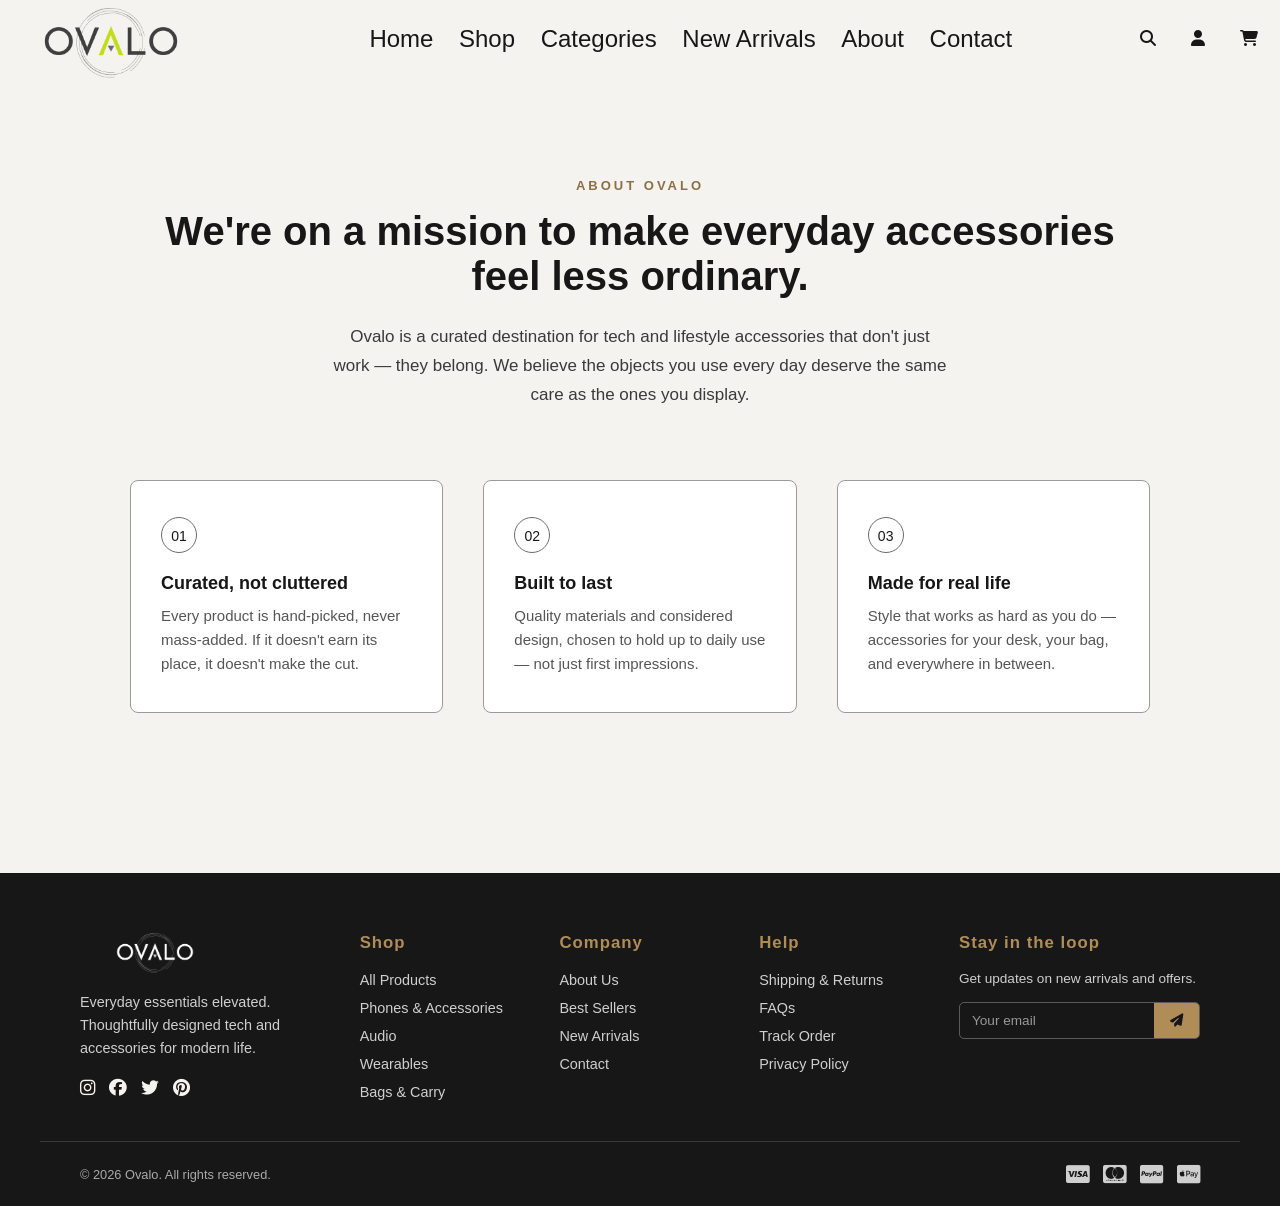
<file: about.html>
<!DOCTYPE html>
<html lang="en">
<head>
    <meta charset="UTF-8">
    <meta name="viewport" content="width=device-width, initial-scale=1.0">
    <title>Document</title>
    <link rel="stylesheet" href="https://cdnjs.cloudflare.com/ajax/libs/font-awesome/6.5.2/css/all.min.css">
</head>
    <style>

  .navbar
{
display: flex;
flex-direction: row;
justify-content: space-between;
width: 100%;
}

.logo
{
    display: flex;
    justify-content: center;
    align-items: center;
    margin-top: 8px;
    margin-left: -20px;
}
.logo img
{
    height: clamp(45px, 9vw, 70px);
    width: auto;
    object-fit: contain;
    
}
.nav-links
{
    display: flex;
    justify-content: center;
    align-items: center;
    width: 100%;
    list-style: none;
    
    gap: clamp(12px, 2vw, 32px);
}
.nav-links li a
{
    color:#171717;
    font-size: clamp(1.5rem, 2vw, 1.5rem);
    text-decoration: none;
    position: relative;
}
.nav-links li a::after {
    content: "";
    position: absolute;
    left: 0;
    bottom: -4px;
    width: 0;
    height: 2px;
    background-color: #B08D57;
    transition: width 0.3s ease;
}

.nav-links li a:hover::after
{
    width: 100%;
}

.nav-icons
{
    display: flex;
    justify-content: center;
    align-items: center;
    gap:  clamp(18px, 8vw, 35px);
    margin-right: 22px;
}

.nav-icons i
{
    color: #171717;
}
.nav-icons i:hover
{
   color: #B08D57;
}
.cart-icon
{
    position: relative;
    display: inline-block;
}
#cart-count
{
    position: absolute;
    top: -12px;
    right: -10px;
    font-size: 12px;
    width: 18px;
    height: 18px;
    border-radius: 50%;
    display: flex;
    align-items: center;
    justify-content: center;
    color: white;
    background-color: red;
}
.mobile-icons
{
  display: none;
}
.search-box 
{
    display: none;
    position: absolute;
    top: 50px;
    right: 0;
    width: 280px;
    padding: 10px;
      background-color: transparent;
    border: none;
    /* box-shadow: 0 5px 20px rgba(0, 0, 0, 0.15); */
    max-width: calc(100vw - 2rem); /* never overflow the viewport */
}
.search-box.active 
{
display: block;
}
#searchBar {
    width: 100%;
    padding: 12px 15px;
    border: 1px solid #3a291d;
    border-radius: 5px;
    background-color: rgb(63, 62, 62);
    color: white;
    font-size: 16px;
    outline: none;
}
#searchBar::placeholder {
    color: white;
}


    :root {
  --cream: #F5F3EF;
  --black: #171717;
  --gold: #B08D57;
  --gold-dark: #8B6F47;
}

* { box-sizing: border-box; margin: 0; padding: 0; }

html {
  scroll-behavior: smooth;
}

body {
  font-family: 'Gill Sans', 'Gill Sans MT', sans-serif;
  background-color: var(--cream);
  color: var(--black);
}

.about-section {
  max-width: 1100px;
  margin: 0 auto;
  padding: 100px 40px;
  text-align: center;
}

.about-eyebrow {
  letter-spacing: 3px;
  text-transform: uppercase;
  font-size: 13px;
  color: var(--gold-dark);
  margin-bottom: 16px;
  font-weight: 600;
}

.about-heading {
  font-size: 40px;
  font-weight: 600;
  margin-bottom: 24px;
  color: var(--black);
}

.about-intro {
  max-width: 620px;
  margin: 0 auto 70px auto;
  font-size: 17px;
  line-height: 1.7;
  color: #3a3a3a;
}

.pillars {
  display: grid;
  grid-template-columns: repeat(3, 1fr);
  gap: 40px;
  text-align: left;
}

.pillar {
  background-color: #ffffff;
  border: 1px solid rgb(155, 154, 154);
  border-radius: 8px;
  padding: 36px 30px;
  transition: transform 0.25s ease, box-shadow 0.25s ease;
}

.pillar:hover {
  transform: translateY(-4px);
  box-shadow: 0 10px 24px rgba(23, 23, 23, 0.08);
}

.pillar-number {
  display: inline-block;
  width: 36px;
  height: 36px;
  line-height: 36px;
  text-align: center;
  border: 1px solid rgb(109, 108, 108);
  /* color: var(--gold-dark); */
  border-radius: 50%;
  font-size: 14px;
  margin-bottom: 20px;
}

.pillar-title {
  font-size: 18px;
  font-weight: 600;
  margin-bottom: 10px;
  color: var(--black);
}

.pillar-text {
  font-size: 15px;
  line-height: 1.6;
  color: #555;
}

/* ============ FOOTER ============ */
.site-footer {
    background-color: #171717;
    color: #F5F3EF;
    margin-top: 60px;
}

.footer-top {
    display: grid;
    grid-template-columns: 1.5fr 1fr 1fr 1fr 1.3fr;
    gap: 40px;
    max-width: 1200px;
    margin: 0 auto;
    padding: 60px 40px 40px;
}

.footer-col h4 {
    font-family: 'Gill Sans', 'Gill Sans MT', Calibri, 'Trebuchet MS', sans-serif;
    color: #B08D57;
    font-size: 1.05rem;
    letter-spacing: 1px;
    margin-bottom: 18px;
}

.footer-brand .footer-logo {
    height: 40px;
    margin-bottom: 14px;
    filter: brightness(0) invert(1);
}

.footer-brand p {
    font-size: 0.9rem;
    line-height: 1.6;
    color: #cfcfcf;
    max-width: 260px;
}

.footer-socials {
    display: flex;
    gap: 14px;
    margin-top: 18px;
}

.footer-socials a {
    color: #F5F3EF;
    font-size: 1.1rem;
    transition: color 0.3s ease;
}

.footer-socials a:hover {
    color: #B08D57;
}

.footer-col ul {
    list-style: none;
    padding: 0;
    margin: 0;
    display: flex;
    flex-direction: column;
    gap: 10px;
}

.footer-col ul a {
    color: #cfcfcf;
    text-decoration: none;
    font-size: 0.9rem;
    transition: color 0.3s ease, padding-left 0.3s ease;
}

.footer-col ul a:hover {
    color: #B08D57;
    padding-left: 4px;
}

.footer-newsletter p {
    font-size: 0.85rem;
    color: #cfcfcf;
    margin-bottom: 16px;
}

.footer-form {
    display: flex;
    border: 1px solid rgba(245, 243, 239, 0.3);
    border-radius: 5px;
    overflow: hidden;
}

.footer-form input {
    flex: 1;
    padding: 10px 12px;
    border: none;
    background: transparent;
    color: #F5F3EF;
    font-size: 0.85rem;
    outline: none;
}

.footer-form input::placeholder {
    color: #999;
}

.footer-form button {
    background-color: #B08D57;
    border: none;
    color: #171717;
    padding: 0 16px;
    cursor: pointer;
    transition: background-color 0.3s ease;
}

.footer-form button:hover {
    background-color: #997a4a;
}

.footer-bottom {
    border-top: 1px solid rgba(245, 243, 239, 0.15);
    display: flex;
    justify-content: space-between;
    align-items: center;
    max-width: 1200px;
    margin: 0 auto;
    padding: 22px 40px;
    flex-wrap: wrap;
    gap: 12px;
}

.footer-bottom p {
    font-size: 0.8rem;
    color: #aaa;
    margin: 0;
}

.footer-payments {
    display: flex;
    gap: 14px;
    font-size: 1.3rem;
    color: #cfcfcf;
}

   /* Tablet */
@media (max-width: 768px) {

    .pillars { grid-template-columns: repeat(2, 1fr); }

      .nav-links li a {
        font-size: 1rem; /* shrink text so it fits without wrapping */
    }

    .nav-links {
        gap: 14px; /* tighten spacing between links */
    }

    .nav-icons {
        gap: 12px;
        margin-right: 12px;
    }

    .logo img {
        height: 40px; /* slightly smaller logo to free up space */
    }
    .search-box {
        width: 240px;
        top: 45px;
    }
    #searchBar {
        padding: 10px 12px;
        font-size: 15px;
    }
    .footer-top {
    grid-template-columns: 1fr 1fr;
    gap: 32px;
    padding: 50px 30px 30px;
}

.footer-brand {
    grid-column: span 2;
}

.footer-newsletter {
    grid-column: span 2;
}
}

@media (max-width: 480px) {

     .navbar {
        padding: 16px 20px;
        align-items: center;
    }

    .logo img {
        height: 46px;
        margin-right: 15%;
    }

    .nav-icons {
        display: none; /* icons move inside the mobile menu instead */
    }

   .hamburger {
    display: flex;
    flex-direction: column;
    justify-content: space-between;
    width: 28px;
    height: 20px;
    margin-right: 1%;
    cursor: pointer;
    z-index: 20;
}

.hamburger span {
    display: block;
    width: 100%;
    height: 3px;
    background-color: #171717; /* or whatever fits your dark mobile menu background */
    border-radius: 2px;
}
.nav-links.active ~ .hamburger span {
    background-color: #F5F3EF; /* light bars, visible on dark panel */
}
      .nav-links {
        position: fixed;
        top: 0;
        right: -100%; /* hidden off-screen by default */
        width: 65%;
        height: 110vh;
        background: #171717;
        flex-direction: column;
        justify-content: flex-start;
        align-items: flex-start;
        padding: 100px 40px 40px;
        gap: 24px;
        transition: right 0.35s ease;
        z-index: 15;
        overflow-y: auto;
        margin: 0;
    }
   
     .nav-links li a {
        font-size: 1.9rem;
        color: #F5F3EF;
    }
.nav-links.active {
     right: 0; /* slides in when toggled */
}

    .mobile-icons {
    display: flex;
    flex-direction: column;
    gap: 20px;
    margin-top: 20px;
    padding-top: 24px;
    border-top: 1px solid rgba(255,255,255,0.15);
}

.mobile-icons a {
    display: flex;
    align-items: center;
    gap: 10px;
    color: antiquewhite;
    font-size: 1rem;
    text-decoration: none;
}

 .search-box {
        width: 90vw;         /* takes most of the screen width */
        right: 5vw;           /* keeps it roughly centered */
        left: 5vw;
        top: 40px;
        padding: 8px;
    }
    #searchBar {
        padding: 10px 12px;
        font-size: 14px;      /* avoid mobile Safari auto-zoom (needs 16px+, see note below) */
    }
    .mobile-search-box {
    display: none;
    margin-top: 10px;
    width: 100%;
}

.mobile-search-box.active {
    display: block;
}

.mobile-search-box input {
    width: 100%;
    padding: 10px 12px;
    border: 1px solid #3a291d;
    border-radius: 5px;
    background-color: rgb(63, 62, 62);
    color: white;
    font-size: 16px;
    outline: none;
}

.mobile-search-box input::placeholder {
    color: white;
}
/* cart */
  .mobile-cart-icon {
    position: relative;
    display: inline-flex;
    align-items: center;
    gap: 10px;
}

#mobile-cart-count {
    position: absolute;
    top: -10px;
    left: 25px;
    
    width: 16px;
    height: 16px;
    border-radius: 50%;
    
    background-color: red;
    color: white;
    font-size: 10px;
    
    display: flex;
    align-items: center;
    justify-content: center;
}
/* x-x-x-x-x */
  .pillars { grid-template-columns: 1fr; }
  .about-heading { font-size: 30px; }
.footer-top {
    grid-template-columns: 1fr;
    padding: 40px 24px 24px;
    gap: 30px;
    text-align: left;
}

.footer-brand,
.footer-newsletter {
    grid-column: span 1;
}

.footer-brand p {
    max-width: 100%;
}

.footer-bottom {
    flex-direction: column;
    text-align: center;
    padding: 20px 24px;
}

}
</style>

<body>

<nav class="navbar">
            <div class="logo">
                <img src="uploads/logo-v1-no-bg.png" alt="">
            </div>
            <ul class="nav-links" id="navLinks">
                <li><a href="index.html" class="nav-link" data-section="home">Home</a></li>
                <li><a href="shop.html" class="nav-link" data-section="shop">Shop</a></li>
                <li><a href="shop.html#shop-products" class="nav-link" data-section="categories">Categories</a></li>
                <li><a href="shop.html#new-arrivals" class="nav-link" data-section="new-arrivals">New Arrivals</a></li>
                <li><a href="about.html" class="nav-link" data-section="about">About</a></li>
                <li><a href="contact.html" class="nav-link" data-section="contact">Contact</a></li>
                
                 <li class="mobile-icons">
                    <div class="mobile-search">
                        <a href="#" id="mobileSearchLink"><i class="fa-solid fa-magnifying-glass"></i> Search</a>
                        <div class="mobile-search-box">
                            <input type="text" placeholder="Search products">
                        </div>
                    </div>
        <a href="SignIn.html"><i class="fa-regular fa-user"></i> Account</a>
        <a href="cart.html" class="mobile-cart-icon">
            <i class="fa-solid fa-cart-shopping"></i>
            Cart
            <span id="mobile-cart-count">0</span>
            </a>
                </li>
            </ul>

            <div class="nav-icons">

                <div class="search-container">
                    <a href="#">
                        <i class="fa-solid fa-magnifying-glass search-icon" id="searchIcon"></i>
                    </a>
                    <div class="search-box">
                        <input type="text" id="searchBar" placeholder="Search products">
                    </div>
                </div>
                <a href="SignIn.html" class="account-icon">
                    <i class="fa-solid fa-user"></i>
                </a>
                <a href="cart.html" class="cart-icon">
                    <i class="fa-solid fa-cart-shopping"></i>
                    <span id="cart-count"></span>
                </a>


            </div>

            <div class="hamburger" id="hamburger" onclick="toggleMenu()">
        <span></span>
        <span></span>
        <span></span>
           </div>
        </nav>

    <section class="about-section">
  <div class="about-eyebrow">About Ovalo</div>
  <h2 class="about-heading">We're on a mission to make everyday accessories feel less ordinary.</h2>
  <p class="about-intro">
    Ovalo is a curated destination for tech and lifestyle accessories that don't just work — they belong.
    We believe the objects you use every day deserve the same care as the ones you display.
  </p>

  <div class="pillars">
    <div class="pillar">
      <div class="pillar-number">01</div>
      <div class="pillar-title">Curated, not cluttered</div>
      <p class="pillar-text">Every product is hand-picked, never mass-added. If it doesn't earn its place, it doesn't make the cut.</p>
    </div>

    <div class="pillar">
      <div class="pillar-number">02</div>
      <div class="pillar-title">Built to last</div>
      <p class="pillar-text">Quality materials and considered design, chosen to hold up to daily use — not just first impressions.</p>
    </div>

    <div class="pillar">
      <div class="pillar-number">03</div>
      <div class="pillar-title">Made for real life</div>
      <p class="pillar-text">Style that works as hard as you do — accessories for your desk, your bag, and everywhere in between.</p>
    </div>
  </div>
</section>

<footer class="site-footer">
    <div class="footer-top">

        <div class="footer-col footer-brand">
            <img src="uploads/logo-v1-no-bg.png" alt="Ovalo" class="footer-logo">
            <p>Everyday essentials elevated. Thoughtfully designed tech and accessories for modern life.</p>
            <div class="footer-socials">
                <a href="#"><i class="fa-brands fa-instagram"></i></a>
                <a href="#"><i class="fa-brands fa-facebook"></i></a>
                <a href="#"><i class="fa-brands fa-twitter"></i></a>
                <a href="#"><i class="fa-brands fa-pinterest"></i></a>
            </div>
        </div>

        <div class="footer-col">
            <h4>Shop</h4>
            <ul>
                <li><a href="#">All Products</a></li>
                <li><a href="#">Phones & Accessories</a></li>
                <li><a href="#">Audio</a></li>
                <li><a href="#">Wearables</a></li>
                <li><a href="#">Bags & Carry</a></li>
            </ul>
        </div>

        <div class="footer-col">
            <h4>Company</h4>
            <ul>
                <li><a href="#">About Us</a></li>
                <li><a href="#">Best Sellers</a></li>
                <li><a href="#">New Arrivals</a></li>
                <li><a href="#">Contact</a></li>
            </ul>
        </div>

        <div class="footer-col">
            <h4>Help</h4>
            <ul>
                <li><a href="#">Shipping & Returns</a></li>
                <li><a href="#">FAQs</a></li>
                <li><a href="#">Track Order</a></li>
                <li><a href="#">Privacy Policy</a></li>
            </ul>
        </div>

        <div class="footer-col footer-newsletter">
            <h4>Stay in the loop</h4>
            <p>Get updates on new arrivals and offers.</p>
            <form class="footer-form" onsubmit="return false;">
                <input type="email" placeholder="Your email" required>
                <button type="submit"><i class="fa-solid fa-paper-plane"></i></button>
            </form>
        </div>

    </div>

    <div class="footer-bottom">
        <p>&copy; <span id="footerYear"></span> Ovalo. All rights reserved.</p>
        <div class="footer-payments">
            <i class="fa-brands fa-cc-visa"></i>
            <i class="fa-brands fa-cc-mastercard"></i>
            <i class="fa-brands fa-cc-paypal"></i>
            <i class="fa-brands fa-cc-apple-pay"></i>
        </div>
    </div>
</footer>



<script>
    function toggleMenu() {
        document.getElementById('navLinks').classList.toggle('active');
    }
//x-x-x-x-x

const searchContainer = document.querySelector(".search-container");
const searchBox = document.querySelector(".search-box");
const searchLink = document.getElementById("searchLink");

searchContainer.addEventListener("mouseenter", function() {
    searchBox.classList.add("active");
});

// both
document.addEventListener("click", function(event) {
    if (!searchContainer.contains(event.target)) {
        searchBox.classList.remove("active");
    }
});

const mobileSearchLink = document.getElementById("mobileSearchLink");
const mobileSearchBox = document.querySelector(".mobile-search-box");


// Open / close mobile search
mobileSearchLink.addEventListener("click", function(event) {

    event.preventDefault();

    mobileSearchBox.classList.toggle("active");

});


// ===============================
// CLOSE MOBILE MENU WHEN A LINK
// IS CLICKED
// ===============================

const mobileNavLinks = document.querySelectorAll(".nav-links > li > a");

mobileNavLinks.forEach(link => {

    link.addEventListener("click", function() {

        // Don't close menu when clicking mobile search
        if (link.id === "mobileSearchLink") {
            return;
        }

        document.getElementById("navLinks").classList.remove("active");
        
    });
    
});
// x-x-x-x-x

// cart

let cart = JSON.parse(localStorage.getItem("cart")) || [];

//CART COUNT
function updateCartCount() {
    
    const cartCount = document.getElementById("cart-count");
    const mobileCartCount = document.getElementById("mobile-cart-count");

     if (cart.length === 0) {

         cartCount.style.display = "none";
        mobileCartCount.style.display = "none";
        
    } else {

        cartCount.textContent = cart.length;
        mobileCartCount.textContent = cart.length;
        
        cartCount.style.display = "flex";
        mobileCartCount.style.display = "flex";
    }
}

// Run when page loads
updateCartCount();

//x-x-x-x-x-x-x-x-x-x-x-x-x-x-x-x-x-x-x-x-x-x-x-x-x-x



document.getElementById('footerYear').textContent = new Date().getFullYear();
// x-x-x-x-x-x-x-x-x-x-x-x-x-x-x-x-x

</script>

</body>

</html>
</file>
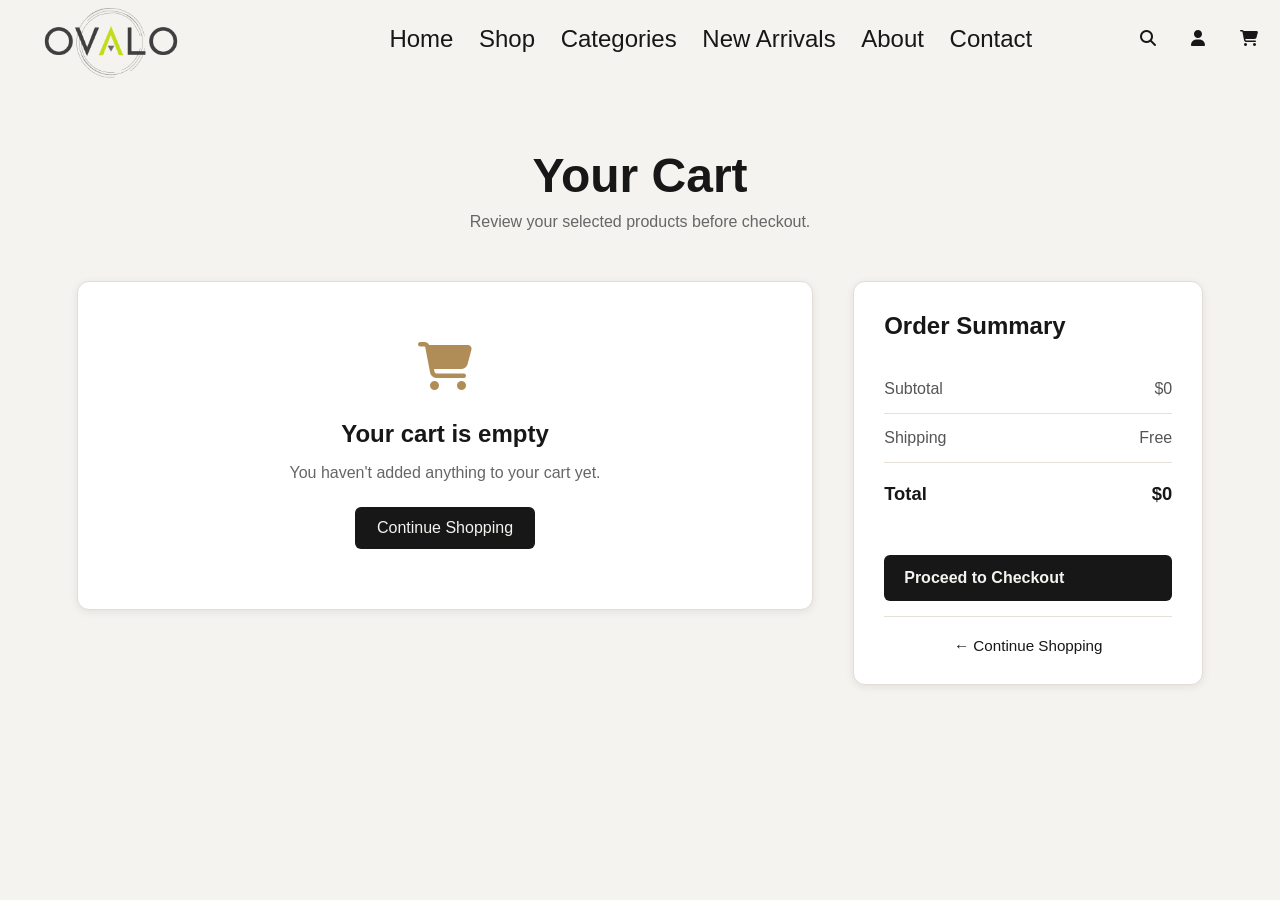
<file: cart.html>
<!doctype html>
<html lang="en">
  <head>
    <meta charset="UTF-8" />
    <meta name="viewport" content="width=device-width, initial-scale=1.0" />
    <title>Document</title>
    <link
      rel="stylesheet"
      href="https://cdnjs.cloudflare.com/ajax/libs/font-awesome/6.5.2/css/all.min.css"
    />
  </head>
  <style>
    * {
      box-sizing: border-box;
    }
    body {
      margin: 0;
      padding: 0;
      background: #f5f3ef;
      font-family: "Gill Sans", "Gill Sans MT", sans-serif;
    }

    .navbar {
      display: flex;
      flex-direction: row;
      justify-content: space-between;
      width: 100%;
    }

    .logo {
      display: flex;
      justify-content: center;
      align-items: center;
      margin-top: 8px;
      margin-left: -20px;
    }
    .logo img {
      height: clamp(45px, 9vw, 70px);
      width: auto;
      object-fit: contain;
    }
    .nav-links {
      display: flex;
      justify-content: center;
      align-items: center;
      width: 100%;
      list-style: none;

      gap: clamp(12px, 2vw, 32px);
    }
    .nav-links li a {
      color: #171717;
      font-size: clamp(1.5rem, 2vw, 1.5rem);
      text-decoration: none;
      position: relative;
    }
    .nav-links li a::after {
      content: "";
      position: absolute;
      left: 0;
      bottom: -4px;
      width: 0;
      height: 2px;
      background-color: #b08d57;
      transition: width 0.3s ease;
    }

    .nav-links li a:hover::after {
      width: 100%;
    }

    .nav-icons {
      display: flex;
      justify-content: center;
      align-items: center;
      gap: clamp(18px, 8vw, 35px);
      margin-right: 22px;
    }

    .nav-icons i {
      color: #171717;
    }
    .nav-icons i:hover {
      color: #b08d57;
    }
    .mobile-icons {
      display: none;
    }
    .search-box {
      display: none;
      position: absolute;
      top: 50px;
      right: 0;
      width: 280px;
      padding: 10px;
      background-color: transparent;
      border: none;
      /* box-shadow: 0 5px 20px rgba(0, 0, 0, 0.15); */
      max-width: calc(100vw - 2rem); /* never overflow the viewport */
    }
    .search-box.active {
      display: block;
    }
    #searchBar {
      width: 100%;
      padding: 12px 15px;
      border: 1px solid #3a291d;
      border-radius: 5px;
      background-color: rgb(63, 62, 62);
      color: white;
      font-size: 16px;
      outline: none;
    }
    #searchBar::placeholder {
      color: white;
    }
    /* =========================
   CART PAGE
========================= */

    .cart-section {
      width: 100%;
      padding: 70px 6% 100px;
    }

    .cart-icon {
      position: relative;
      display: inline-block;
    }
    #cart-count {
      position: absolute;
      top: -12px;
      right: -10px;
      font-size: 12px;
      width: 18px;
      height: 18px;
      border-radius: 50%;
      display: flex;
      align-items: center;
      justify-content: center;
      color: white;
      background-color: red;
    }
    /* ---------- HEADING ---------- */

    .cart-heading {
      text-align: center;
      margin-bottom: 50px;
    }

    .cart-heading h1 {
      margin: 0 0 10px;
      font-size: clamp(2rem, 4vw, 3rem);
      color: #171717;
    }

    .cart-heading p {
      margin: 0;
      color: #666;
      font-size: 1rem;
    }

    /* ---------- CART CONTAINER ---------- */

    .cart-container {
      display: grid;
      grid-template-columns: 1fr 350px;
      gap: 40px;
      max-width: 1200px;
      margin: auto;
      align-items: start;
    }

    /* ---------- CART ITEMS ---------- */

    .cart-items {
      display: flex;
      flex-direction: column;
      gap: 20px;
    }

    /* ---------- SINGLE CART ITEM ---------- */

    .cart-item {
      display: flex;
      align-items: center;
      gap: 25px;

      background-color: #ffffff;
      padding: 20px;

      border: 1px solid #e2ddd5;
      border-radius: 12px;

      box-shadow: 0 2px 8px rgba(0, 0, 0, 0.08);
    }

    /* Product image */

    .cart-item img {
      width: 120px;
      height: 120px;

      object-fit: contain;

      background-color: #f5f3ef;
      border-radius: 10px;

      padding: 10px;
    }

    /* Product information */

    .cart-item-info {
      flex: 1;
    }

    .cart-item-info h3 {
      margin: 0 0 10px;

      font-size: 1.2rem;
      color: #171717;
    }

    .cart-item-price {
      margin: 0;

      font-size: 1rem;
      font-weight: 600;

      color: #b08d57;
    }

    /* ---------- REMOVE BUTTON ---------- */

    .remove-btn {
      display: flex;
      align-items: center;
      gap: 8px;

      border: none;
      background: transparent;

      color: #8b3a3a;

      font-size: 0.9rem;

      cursor: pointer;

      padding: 8px;
    }

    .remove-btn:hover {
      color: #b02a2a;
    }

    /* ---------- CART SUMMARY ---------- */

    .cart-summary {
      background-color: #ffffff;

      padding: 30px;

      border: 1px solid #e2ddd5;
      border-radius: 12px;

      box-shadow: 0 2px 8px rgba(0, 0, 0, 0.08);

      position: sticky;
      top: 30px;
    }

    .cart-summary h2 {
      margin: 0 0 25px;

      font-size: 1.5rem;
      color: #171717;
    }

    /* Summary rows */

    .summary-line {
      display: flex;
      justify-content: space-between;
      align-items: center;

      padding: 15px 0;

      border-bottom: 1px solid #e5e0d8;

      color: #555;
    }

    /* Total */

    .total-line {
      border-bottom: none;

      padding-top: 20px;

      font-size: 1.15rem;
      font-weight: 700;

      color: #171717;
    }

    /* ---------- CHECKOUT BUTTON ---------- */

    .checkout-btn {
      width: 100%;

      margin-top: 20px;

      padding: 14px 20px;

      border: none;
      border-radius: 6px;

      background-color: #171717;
      color: #f5f3ef;

      font-size: 1rem;
      font-weight: 600;

      cursor: pointer;

      transition: 0.3s ease;
      text-decoration: none;
    }

    .checkout-btn:hover {
      background-color: #b08d57;
      color: #171717;
    }

    /* ---------- CONTINUE SHOPPING ---------- */

    .continue-shopping {
      display: block;

      margin-top: 20px;

      text-align: center;

      color: #171717;

      text-decoration: none;

      font-size: 0.95rem;
    }

    .continue-shopping:hover {
      color: #b08d57;
    }

    /* =========================
   EMPTY CART
========================= */

    .empty-cart {
      text-align: center;

      background-color: #ffffff;

      padding: 60px 30px;

      border: 1px solid #e2ddd5;
      border-radius: 12px;

      box-shadow: 0 2px 8px rgba(0, 0, 0, 0.08);
    }

    .empty-cart i {
      font-size: 3rem;

      color: #b08d57;

      margin-bottom: 20px;
    }

    .empty-cart h2 {
      margin: 10px 0;

      color: #171717;
    }

    .empty-cart p {
      color: #666;

      margin-bottom: 25px;
    }

    .empty-cart a {
      display: inline-block;

      padding: 12px 22px;

      background-color: #171717;
      color: #f5f3ef;

      border-radius: 6px;

      text-decoration: none;

      transition: 0.3s ease;
    }

    .empty-cart a:hover {
      background-color: #b08d57;
      color: #171717;
    }

    /* Tablet */
    @media (max-width: 768px) {
      .nav-links li a {
        font-size: 1rem; /* shrink text so it fits without wrapping */
      }

      .nav-links {
        gap: 14px; /* tighten spacing between links */
      }

      .nav-icons {
        gap: 12px;
        margin-right: 12px;
      }

      .logo img {
        height: 40px; /* slightly smaller logo to free up space */
      }
      .search-box {
        width: 240px;
        top: 45px;
      }
      #searchBar {
        padding: 10px 12px;
        font-size: 15px;
      }
      .cart-container {
        grid-template-columns: 1fr;
      }

      .cart-summary {
        position: static;
      }
    }
    /* Mobile */
    @media (max-width: 480px) {
      .navbar {
        padding: 16px 20px;
        align-items: center;
      }

      .logo img {
        height: 46px;
        margin-right: 15%;
      }

      .nav-icons {
        display: none; /* icons move inside the mobile menu instead */
      }

      .hamburger {
        display: flex;
        flex-direction: column;
        justify-content: space-between;
        width: 28px;
        height: 20px;
        margin-right: 1%;
        cursor: pointer;
        z-index: 20;
      }

      .hamburger span {
        display: block;
        width: 100%;
        height: 3px;
        background-color: #171717; /* or whatever fits your dark mobile menu background */
        border-radius: 2px;
      }
      .nav-links.active ~ .hamburger span {
        background-color: #f5f3ef; /* light bars, visible on dark panel */
      }
      .nav-links {
        position: fixed;
        top: 0;
        right: -100%; /* hidden off-screen by default */
        width: 65%;
        height: 110vh;
        background: #171717;
        flex-direction: column;
        justify-content: flex-start;
        align-items: flex-start;
        padding: 100px 40px 40px;
        gap: 24px;
        transition: right 0.35s ease;
        z-index: 15;
        overflow-y: auto;
        margin: 0;
      }

      .nav-links li a {
        font-size: 1.9rem;
        color: #f5f3ef;
      }
      .nav-links.active {
        right: 0; /* slides in when toggled */
      }

      .mobile-icons {
        display: flex;
        flex-direction: column;
        gap: 20px;
        margin-top: 20px;
        padding-top: 24px;
        border-top: 1px solid rgba(255, 255, 255, 0.15);
      }

      .mobile-icons a {
        display: flex;
        align-items: center;
        gap: 10px;
        color: antiquewhite;
        font-size: 1rem;
        text-decoration: none;
      }

      .search-box {
        width: 90vw; /* takes most of the screen width */
        right: 5vw; /* keeps it roughly centered */
        left: 5vw;
        top: 40px;
        padding: 8px;
      }
      #searchBar {
        padding: 10px 12px;
        font-size: 14px; /* avoid mobile Safari auto-zoom (needs 16px+, see note below) */
      }
      .mobile-search-box {
        display: none;
        margin-top: 10px;
        width: 100%;
      }

      .mobile-search-box.active {
        display: block;
      }

      .mobile-search-box input {
        width: 100%;
        padding: 10px 12px;
        border: 1px solid #3a291d;
        border-radius: 5px;
        background-color: rgb(63, 62, 62);
        color: white;
        font-size: 16px;
        outline: none;
      }

      .mobile-search-box input::placeholder {
        color: white;
      }
      .cart-section {
        padding: 45px 20px 70px;
      }

      .cart-heading {
        margin-bottom: 30px;
      }

      .cart-container {
        gap: 25px;
      }

      .cart-item {
        gap: 15px;
        padding: 15px;
      }

      .cart-item img {
        width: 85px;
        height: 85px;
      }

      .cart-item-info h3 {
        font-size: 1rem;
      }

      .cart-item-price {
        font-size: 0.9rem;
      }

      .remove-btn {
        font-size: 0;
      }

      .remove-btn i {
        font-size: 1rem;
      }

      .cart-summary {
        padding: 22px;
      }
      .mobile-cart-icon {
        position: relative;
        display: inline-flex;
        align-items: center;
        gap: 10px;
      }

      #mobile-cart-count {
        position: absolute;
        top: -10px;
        left: 25px;

        width: 16px;
        height: 16px;
        border-radius: 50%;

        background-color: red;
        color: white;
        font-size: 10px;

        display: flex;
        align-items: center;
        justify-content: center;
      }
    }
  </style>
  <body>
    <nav class="navbar">
      <div class="logo">
        <img src="uploads/logo-v1-no-bg.png" alt="" />
      </div>
      <ul class="nav-links" id="navLinks">
        <li>
          <a href="index.html" class="nav-link" data-section="home">Home</a>
        </li>
        <li>
          <a href="shop.html" class="nav-link" data-section="shop">Shop</a>
        </li>
        <li>
          <a
            href="shop.html#shop-products"
            class="nav-link"
            data-section="categories"
            >Categories</a
          >
        </li>
        <li>
          <a
            href="shop.html#new-arrivals"
            class="nav-link"
            data-section="new-arrivals"
            >New Arrivals</a
          >
        </li>
        <li>
          <a href="about.html" class="nav-link" data-section="about">About</a>
        </li>
        <li>
          <a href="contact.html" class="nav-link" data-section="contact"
            >Contact</a
          >
        </li>

        <li class="mobile-icons">
          <div class="mobile-search">
            <a href="#" id="mobileSearchLink"
              ><i class="fa-solid fa-magnifying-glass"></i> Search</a
            >
            <div class="mobile-search-box">
              <input type="text" placeholder="Search products" />
            </div>
          </div>
          <a href="SignIn.html"><i class="fa-regular fa-user"></i> Account</a>
          <a href="cart.html" class="mobile-cart-icon">
            <i class="fa-solid fa-cart-shopping"></i>
            Cart
            <span id="mobile-cart-count"></span>
          </a>
        </li>
      </ul>

      <div class="nav-icons">
        <div class="search-container">
          <a href="#">
            <i
              class="fa-solid fa-magnifying-glass search-icon"
              id="searchIcon"
            ></i>
          </a>
          <div class="search-box">
            <input type="text" id="searchBar" placeholder="Search products" />
          </div>
        </div>
        <a href="SignIn.html" class="account-icon">
          <i class="fa-solid fa-user"></i>
        </a>
        <a href="cart.html" class="cart-icon">
          <i class="fa-solid fa-cart-shopping"></i>
          <span id="cart-count"></span>
        </a>
      </div>

      <div class="hamburger" id="hamburger" onclick="toggleMenu()">
        <span></span>
        <span></span>
        <span></span>
      </div>
    </nav>

    <section class="cart-section">
      <div class="cart-heading">
        <h1>Your Cart</h1>
        <p>Review your selected products before checkout.</p>
      </div>

      <div class="cart-container">
        <!-- PRODUCTS WILL APPEAR HERE -->
        <div class="cart-items" id="cartItems"></div>

        <!-- CART SUMMARY -->
        <div class="cart-summary">
          <h2>Order Summary</h2>

          <div class="summary-line">
            <span>Subtotal</span>
            <span id="subtotal">Rs. 0</span>
          </div>

          <div class="summary-line">
            <span>Shipping</span>
            <span>Free</span>
          </div>

          <div class="summary-line total-line">
            <span>Total</span>
            <span id="total">Rs. 0</span>
          </div>

          <div class="summary-line">
            <a href="checkout.html" class="checkout-btn">
              Proceed to Checkout
            </a>
          </div>

          <a href="shop.html" class="continue-shopping">
            ← Continue Shopping
          </a>
        </div>
      </div>
    </section>

    <script>
      function toggleMenu() {
        document.getElementById("navLinks").classList.toggle("active");
      }

      // x-x-x
      const searchContainer = document.querySelector(".search-container");
      const searchBox = document.querySelector(".search-box");

      searchContainer.addEventListener("mouseenter", function () {
        searchBox.classList.add("active");
      });

      // both
      document.addEventListener("click", function (event) {
        if (!searchContainer.contains(event.target)) {
          searchBox.classList.remove("active");
        }
      });

      const mobileSearchLink = document.getElementById("mobileSearchLink");
      const mobileSearchBox = document.querySelector(".mobile-search-box");

      // Open / close mobile search
      mobileSearchLink.addEventListener("click", function (event) {
        event.preventDefault();

        mobileSearchBox.classList.toggle("active");
      });

      // ===============================
      // CLOSE MOBILE MENU WHEN A LINK
      // IS CLICKED
      // ===============================

      const mobileNavLinks = document.querySelectorAll(".nav-links > li > a");

      mobileNavLinks.forEach((link) => {
        link.addEventListener("click", function () {
          // Don't close menu when clicking mobile search
          if (link.id === "mobileSearchLink") {
            return;
          }

          document.getElementById("navLinks").classList.remove("active");
        });
      });
      // x-x-x-x-x

      // CART

      // GET CART FROM LOCAL STORAGE
      let cart = JSON.parse(localStorage.getItem("cart")) || []; //Get the cart from localStorage, convert it back into an array, and if nothing is there, use an empty array."

      //CART COUNT
      function updateCartCount() {
        const cartCount = document.getElementById("cart-count");
        const mobileCartCount = document.getElementById("mobile-cart-count");

        if (cart.length === 0) {
          cartCount.style.display = "none";
          mobileCartCount.style.display = "none";
        } else {
          cartCount.textContent = cart.length;
          mobileCartCount.textContent = cart.length;

          cartCount.style.display = "flex";
          mobileCartCount.style.display = "flex";
        }
      }

      updateCartCount();
      //x-x-x-x-x-x-x-x-x-x-x-x-x-x-x-x-x-x-x-x

      // DISPLAY CART

      const cartItems = document.getElementById("cartItems");
      const subtotal = document.getElementById("subtotal");
      const total = document.getElementById("total");

      function displayCart() {
        cartItems.innerHTML = ""; // So your first product does get cleared from the HTML, but then it is immediately added back, along with the second product.
        if (cart.length === 0) {
          cartItems.innerHTML = `
        <div class="empty-cart">
             <i class="fa-solid fa-cart-shopping"></i>

                <h2>Your cart is empty</h2>

                <p>You haven't added anything to your cart yet.</p>

                <a href="shop.html">
                    Continue Shopping
                </a>
        </div>
        `;
          subtotal.textContent = "$0";
          total.textContent = "$0";

          return; //stop running the function right here
        }
        let totalPrice = 0; //abhi price 0 hai jab products add krenge to ye vary krega

        cart.forEach(function (product, index) {
          //forEach mn jo bhi hum sbse pehle likhte hain wo current item ko represent krta hai
          //this forEach would go through every product it has taken from localstorage

          // Convert price from text into number

          let price = parseFloat(
            product.price.replace("$", "").replace(",", "").trim(),
          );
          totalPrice += price; //the price of the product is added to totalPrice

          const item = document.createElement("div");

          item.classList.add("cart-item");
          item.innerHTML = `

                <img 
                    src="${product.image}" 
                    alt="${product.name}"
                >

                <div class="cart-item-info">

                    <h3>${product.name}</h3>

                    <p class="cart-item-price">
                        ${product.price}
                    </p>

                </div>
                    <button
                    class="remove-btn"
                    onclick="removeItem(${index})"
                >

                    <i class="fa-solid fa-trash"></i>

                    Remove

                </button>

            `;
          // Add product to the page

          cartItems.appendChild(item); //puts const = item inside cartItems
        });

        // ===============================
        // SHOW TOTAL
        // ===============================

        subtotal.textContent = "$ " + totalPrice.toLocaleString(); //puts totalPrice into the HTML element:subtotal

        total.textContent = "$ " + totalPrice.toLocaleString();
      }
      //x-x-x-x-x-x-x-x-x-x-x-x-x-x-x-x-x-x-x-x-x-x-x-x-x-x-x-x-x-x-x-x-x-x

      // ===============================
      // REMOVE PRODUCT
      // ===============================

      function removeItem(index) {
        // Remove product from cart array

        cart.splice(index, 1);

        // Save updated cart

        localStorage.setItem("cart", JSON.stringify(cart));

        updateCartCount();

        // Display updated cart

        displayCart();
      }

      // ===============================
      // DISPLAY CART WHEN PAGE LOADS
      // ===============================

      displayCart();
    </script>
  </body>
</html>
</file>
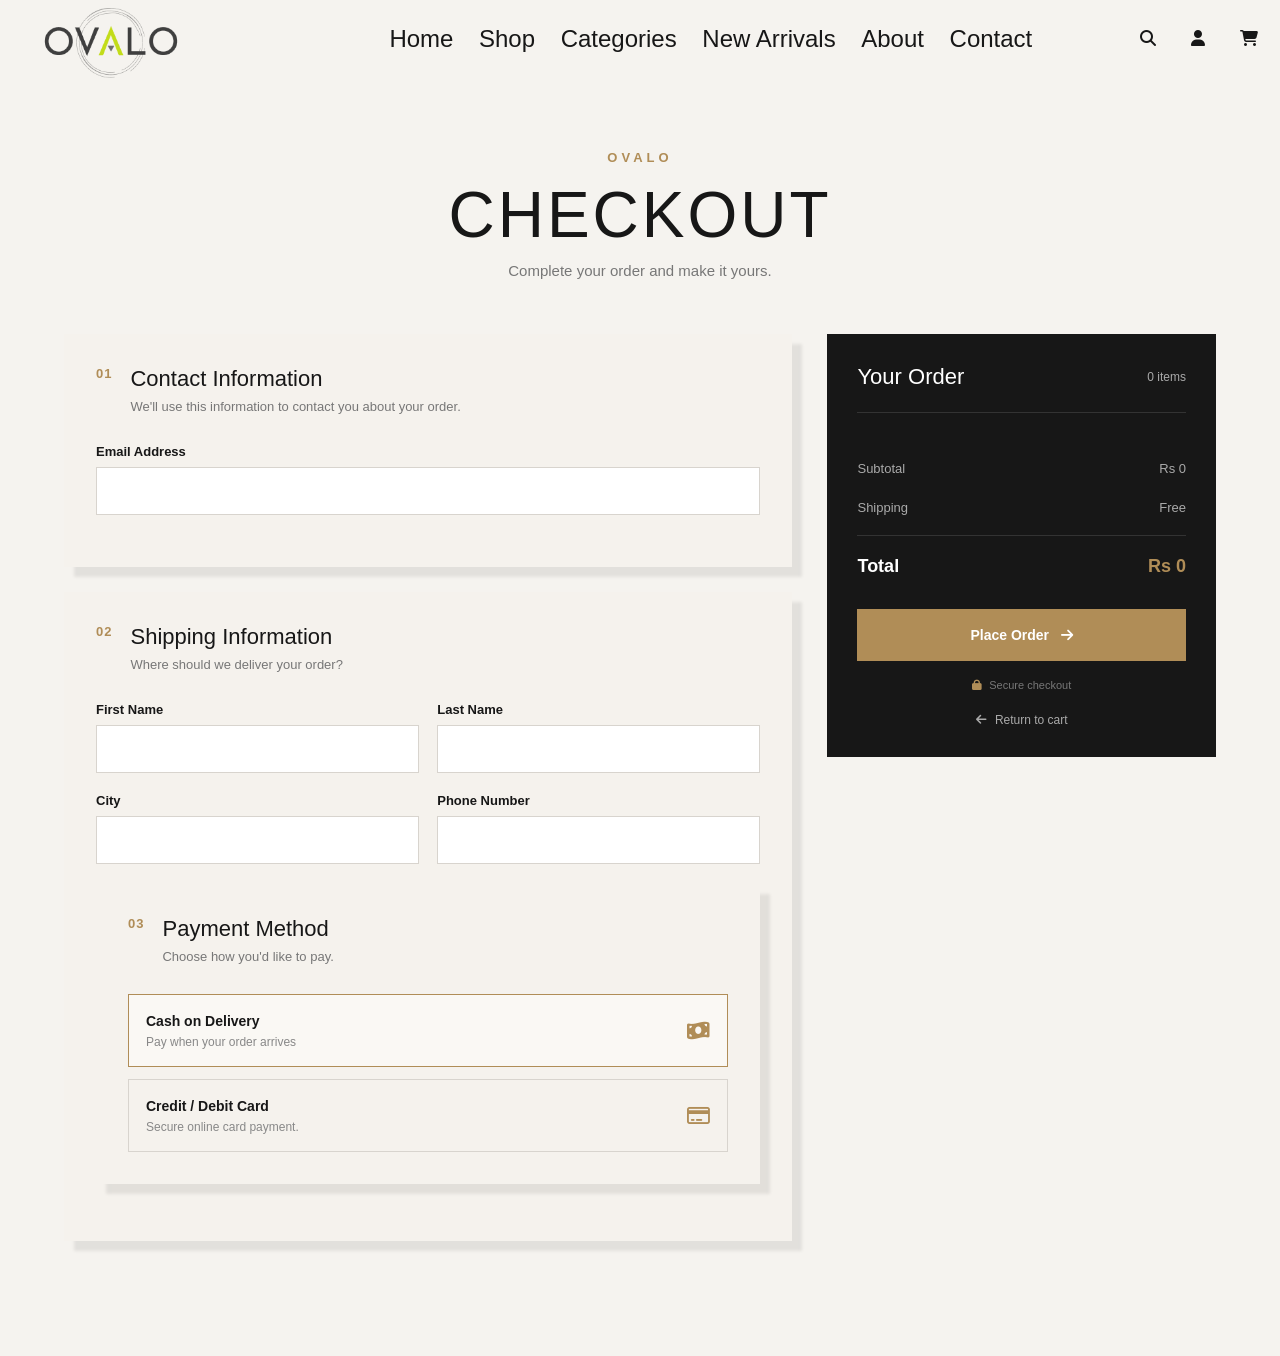
<file: checkout.html>
<!DOCTYPE html>
<html lang="en">
<head>
    <meta charset="UTF-8">
    <meta name="viewport" content="width=device-width, initial-scale=1.0">
    <title>Ovalo | Checkout</title>
    <link rel="stylesheet" href="https://cdnjs.cloudflare.com/ajax/libs/font-awesome/6.5.2/css/all.min.css">
    <link rel="stylesheet" href="checkoutstyle.css">
</head>
<body>
    <nav class="navbar">
            <div class="logo">
                <img src="uploads/logo-v1-no-bg.png" alt="">
            </div>
            <ul class="nav-links" id="navLinks">
                <li><a href="index.html" class="nav-link" data-section="home">Home</a></li>
                <li><a href="shop.html" class="nav-link" data-section="shop">Shop</a></li>
                <li><a href="shop.html#shop-products" class="nav-link" data-section="categories">Categories</a></li>
                <li><a href="shop.html#new-arrivals" class="nav-link" data-section="new-arrivals">New Arrivals</a></li>
                <li><a href="about.html" class="nav-link" data-section="about">About</a></li>
                <li><a href="contact.html" class="nav-link" data-section="contact">Contact</a></li>
                
                 <li class="mobile-icons">
                    <div class="mobile-search">
                        <a href="#" id="mobileSearchLink"><i class="fa-solid fa-magnifying-glass"></i> Search</a>
                        <div class="mobile-search-box">
                            <input type="text" placeholder="Search products">
                        </div>
                    </div>
        <a href="SignIn.html"><i class="fa-regular fa-user"></i> Account</a>
        <a href="cart.html" class="mobile-cart-icon">
            <i class="fa-solid fa-cart-shopping"></i>
             Cart
             <span id="mobile-cart-count"></span>
            </a>
                </li>
            </ul>

            <div class="nav-icons">

                <div class="search-container">
                    <a href="#" >
                        <i class="fa-solid fa-magnifying-glass search-icon" id="searchIcon"></i>
                    </a>
                    <div class="search-box">
                        <input type="text" id="searchBar" placeholder="Search products">
                    </div>
                </div>
                <a href="SignIn.html" class="account-icon">
                    <i class="fa-solid fa-user"></i>
                </a>
                <a href="cart.html" class="cart-icon">
                    <i class="fa-solid fa-cart-shopping"></i>
                    <span id="cart-count"></span>
                </a>


            </div>

            <div class="hamburger" id="hamburger" onclick="toggleMenu()">
        <span></span>
        <span></span>
        <span></span>
           </div>
        </nav>

<main class="checkout-container">
    <div class="checkout-heading"> 
        <span>OVALO</span> 
        <h1>CHECKOUT</h1> 
        <p>Complete your order and make it yours.</p> 
    </div>

<div class="checkout-layout">

    <section class="checkout-left">

<div class="checkout-box">

   <div class="section-heading">
          <span>01</span> 
         <div> 
              <h2>Contact Information</h2> 
              <p>We'll use this information to contact you about your order.</p> 
         </div>
   </div>

   <div class="form-group">
            <label for="email">Email Address</label>
            <input type="email" id="email" required>
   </div>

</div>


<div class="checkout-box">

   <div class="section-heading">
    <span>02</span> 
    <div> 
        <h2>Shipping Information</h2> 
        <p>Where should we deliver your order?</p> 
    </div>
   </div>

   <div class="form-row">

       <div class="form-group">
           <label for="first-name">First Name</label>
           <input type="text" id="first-name" required>
       </div>

       <div class="form-group">
           <label for="last-name">Last Name</label>
           <input type="text" id="last-name" required>
       </div>

   </div>
    <div class="form-row">

        <div class="form-group">
           <label for="city">City</label>
           <input type="text" id="city" required>
        </div>

        <div class="form-group">
           <label for="phone">Phone Number</label>
           <input type="tel" id="phone" required>
        </div>

    </div>

<div class="checkout-box">

    <div class="section-heading">

        <span>03</span> 
        <div> 
            <h2>Payment Method</h2> 
            <p>Choose how you'd like to pay.</p> 
        </div>

    </div>

    <div class="payment-options">

        <label class="payment-option">
            <input type="radio" name="payment" value="cod" checked>

            <div class="payment-content">
                <div>
                    <strong>Cash on Delivery</strong>
                    <p>Pay when your order arrives</p>
                </div>

                <i class="fa-solid fa-money-bill-wave"></i>

            </div>

        </label>

        <label class="payment-option">
            <input type="radio" name="payment" value="card">
            <div class="payment-content">
                <div>
                    <strong>Credit / Debit Card</strong>
                    <p>Secure online card payment.</p>
                </div>
                <i class="fa-regular fa-credit-card"></i>
            </div>
        </label>

    </div>
    
    <div class="card-fields" id="card-fields">

        <div class="form-group">
            <label for="card-number">Card Number</label>
            <input type="text" id="card-number" placeholder="1234 5678 9012 3456">

        </div>

    <div class="form-row">

        <div class="form-group"> 
            <label for="expiry">Expiry Date</label> 
            <input type="text" id="expiry" placeholder="MM / YY"> 
        </div>

        <div class="form-group"> 
            <label for="cvv">CVV</label> 
            <input type="password" id="cvv" placeholder="•••"> 
        </div>

    </div>
</div>

</div>

    </section>

   <!-- ================= RIGHT SIDE ================= --> 
    <aside class="order-summary"> 
        <div class="summary-heading"> 
            <h2>Your Order</h2> 
            <span id="summary-count">0 items</span> 
        </div> <!-- PRODUCTS WILL BE INSERTED HERE --> 
        <div id="checkout-items" class="checkout-items">

        </div> 
        <div class="summary-line"> 
            <span>Subtotal</span> 
            <span id="checkout-subtotal">Rs 0</span> 
        </div> 
        <div class="summary-line"> 
            <span>Shipping</span> 
            <span id="checkout-shipping">Free</span> 
        </div> 
        <div class="summary-line total-line"> 
            <strong>Total</strong> 
            <strong id="checkout-total">Rs 0</strong> 
        </div> 
        <button id="place-order" class="place-order"> Place Order 
            <i class="fa-solid fa-arrow-right"></i> 
        </button> 
        <div class="secure-checkout"> 
            <i class="fa-solid fa-lock"></i> 
            <span>Secure checkout</span> 
        </div> <a href="cart.html" class="back-cart"> 
            <i class="fa-solid fa-arrow-left"></i> 
            Return to cart 
        </a> 
    </aside> 

</div>

</main>

<script >
                 //MOBILE-TOGGLE
    function toggleMenu() {
        document.getElementById('navLinks').classList.toggle('active');
    }
    //x-x-x-x-x-x-x-x-x-x-x-x-x-x-x-x-x-x-x-x-x-x-x-x-x-x-x-x-x-x-x-x-x

                //SEARCH-BAR
const searchContainer = document.querySelector(".search-container");
const searchBox = document.querySelector(".search-box");


searchContainer.addEventListener("mouseenter", function() {
    searchBox.classList.add("active");
});

// both
document.addEventListener("click", function(event) {
    if (!searchContainer.contains(event.target)) {
        searchBox.classList.remove("active");
    }
});

const mobileSearchLink = document.getElementById("mobileSearchLink");
const mobileSearchBox = document.querySelector(".mobile-search-box");


// Open / close mobile search
mobileSearchLink.addEventListener("click", function(event) {

    event.preventDefault();

    mobileSearchBox.classList.toggle("active");

});


// ===============================
// CLOSE MOBILE MENU WHEN A LINK
// IS CLICKED
// ===============================

const mobileNavLinks = document.querySelectorAll(".nav-links > li > a");

mobileNavLinks.forEach(link => {

    link.addEventListener("click", function() {

        // Don't close menu when clicking mobile search
        if (link.id === "mobileSearchLink") {
            return;
        }

        document.getElementById("navLinks").classList.remove("active");

    });

});
// x-x-x-x-x-x-x-x-x-x-x-x-x-x-x-x-x-x-x-x-x-x-x-x-x-x-x-x-x-x-x-x-x-x

//CART

 // GET CART
let cart = JSON.parse(localStorage.getItem("cart")) || [];

//CART COUNT
function updateCartCount() {
    
    const cartCount = document.getElementById("cart-count");
    const mobileCartCount = document.getElementById("mobile-cart-count");

     if (cart.length === 0) {

         cartCount.style.display = "none";
        mobileCartCount.style.display = "none";
        
    } else {

        cartCount.textContent = cart.length;
        mobileCartCount.textContent = cart.length;
        
        cartCount.style.display = "flex";
        mobileCartCount.style.display = "flex";
    }
}

// Run when page loads
updateCartCount();
//x-x-x-x-x-x-x-x-x-x-x-x-x-x-x-x-x-x-x-x-x-x-x-x-x-x-x-x-x-x-x-x-x-x-x-x-x-x-x-x-x-x-x-x-x-x-x

// CHECKOUT ELEMENTS 
const checkoutItems = document.getElementById("checkout-items");
const checkoutSubtotal = document.getElementById("checkout-subtotal"); 
const checkoutTotal = document.getElementById("checkout-total"); 
const summaryCount = document.getElementById("summary-count");

//DISPLAY CART PRODUCTS

let subtotal = 0;

cart.forEach(function(product) {

const item = document.createElement("div");

item.classList.add("checkout-item");

item.innerHTML = `

<img src="${product.image}" alt="${product.name}">

<div class="checkout-item-info"> 
    <h3>${product.name}</h3> 
    <p>Ovalo Product</p> 
</div>

<span class="checkout-item-price"> 
    Rs ${product.price} 
</span>
`;

checkoutItems.appendChild(item);
 // Convert price to number 
 subtotal += Number( 
    String(product.price).replace(/[^0-9.]/g, "") 
);

});

//  SHOW ITEM COUNT
 if (cart.length === 1) { 
    summaryCount.textContent = "1 item";
 } else { 
    summaryCount.textContent = cart.length + " items";
 } 
 //SHOW TOTALS 
 checkoutSubtotal.textContent = "Rs " + subtotal;
 checkoutTotal.textContent = "Rs " + subtotal;

  // PAYMENT METHOD 
 const paymentMethods = document.querySelectorAll( 'input[name="payment"]' ); 
 const cardFields = document.getElementById("card-fields"); 
 paymentMethods.forEach(function(method) { 
    method.addEventListener("change", function() { 
        if (method.value === "card") 
        { cardFields.classList.add("show");
        } 
        else { cardFields.classList.remove("show"); 

        } 
    }); 
}); 
// PLACE ORDER 
const placeOrder = document.getElementById("place-order"); 
placeOrder.addEventListener("click", function() { 
    const email = document.getElementById("email"); 
    const firstName = document.getElementById("first-name"); 
    const lastName = document.getElementById("last-name"); 
    const address = document.getElementById("address"); 
    const city = document.getElementById("city"); 
    const postalCode = document.getElementById("postal-code"); 
    const phone = document.getElementById("phone");
     // Check required information
      if ( 
      email.value === "" || 
      firstName.value === "" || 
      lastName.value === "" || 
      address.value === "" || 
      city.value === "" || 
      postalCode.value === "" || 
      phone.value === "" 
    ) { 
        alert("Please complete your shipping information."); 
        return; 
    } 
    // Check if cart is empty
     if (cart.length === 0) { 
        alert("Your cart is empty.");
         return; 
        }
         // Successful order message 
        alert( "Thank you for your order, " +
         firstName.value + 
        "! Your order has been placed successfully." 
    ); 
    // Clear cart 
    localStorage.removeItem("cart");
     // Go back to home 
     window.location.href = "index.html";
     });

</script>

</body>
</html>
</file>
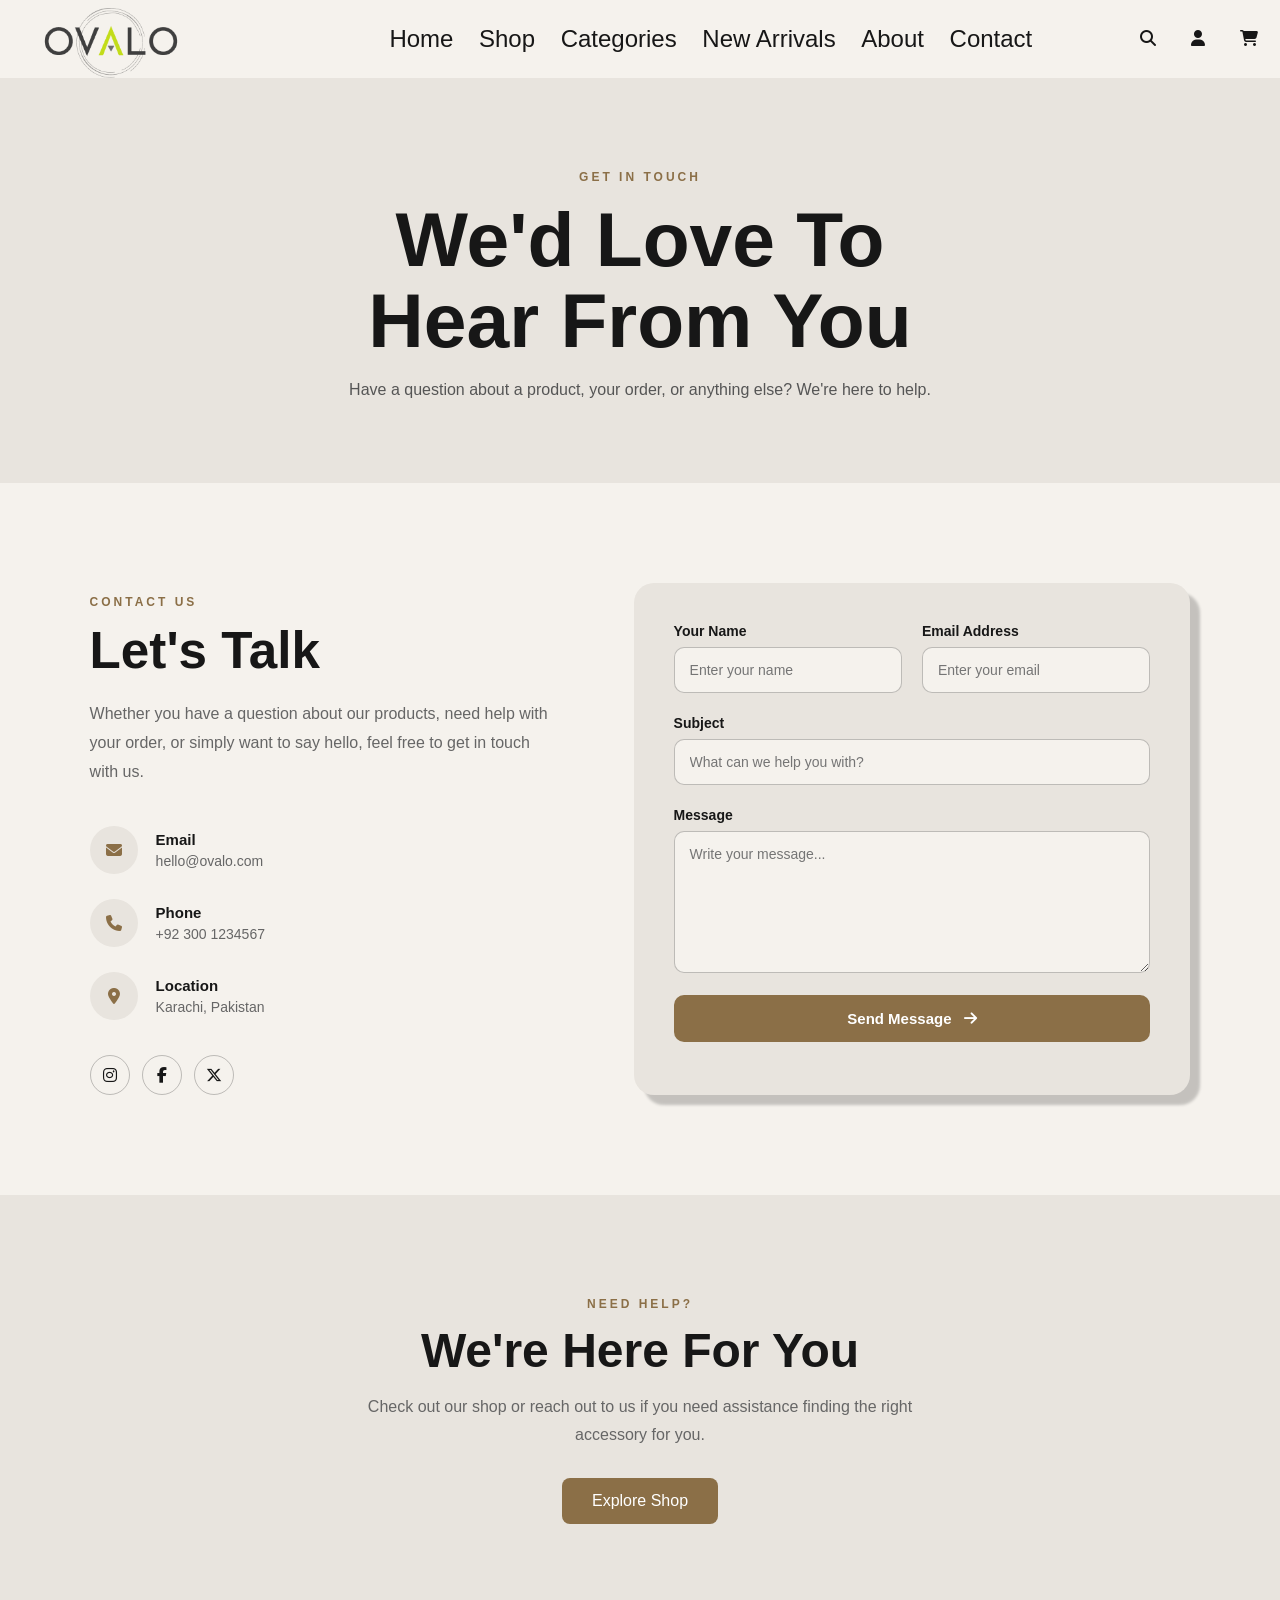
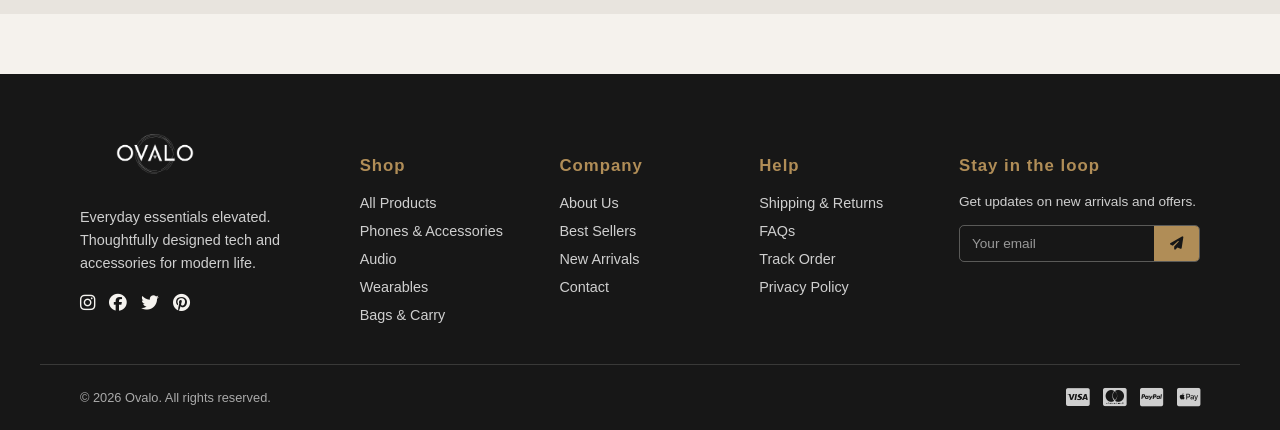
<file: contact.html>
<!DOCTYPE html>
<html lang="en">
<head>
    <meta charset="UTF-8">
    <meta name="viewport" content="width=device-width, initial-scale=1.0">
    <title>Document</title>
    <link rel="stylesheet" href="https://cdnjs.cloudflare.com/ajax/libs/font-awesome/6.5.2/css/all.min.css">
</head>
<style>
     .navbar
{
display: flex;
flex-direction: row;
justify-content: space-between;
width: 100%;
}

.logo
{
    display: flex;
    justify-content: center;
    align-items: center;
    margin-top: 8px;
    margin-left: -20px;
}
.logo img
{
    height: clamp(45px, 9vw, 70px);
    width: auto;
    object-fit: contain;
    
}
.nav-links
{
    display: flex;
    justify-content: center;
    align-items: center;
    width: 100%;
    list-style: none;
    
    gap: clamp(12px, 2vw, 32px);
}
.nav-links li a
{
    color:#171717;
    font-size: clamp(1.5rem, 1.2vw, 1.6rem);
    text-decoration: none;
    position: relative;
}
.nav-links li a::after {
    content: "";
    position: absolute;
    left: 0;
    bottom: -4px;
    width: 0;
    height: 2px;
    background-color: #B08D57;
    transition: width 0.3s ease;
}

.nav-links li a:hover::after
{
    width: 100%;
}

.nav-icons
{
    display: flex;
    justify-content: center;
    align-items: center;
    gap:  clamp(18px, 8vw, 35px);
    margin-right: 22px;
}

.nav-icons i
{
    color: #171717;
}
.nav-icons i:hover
{
   color: #B08D57;
}
.cart-icon
{
    position: relative;
    display: inline-block;
}
#cart-count
{
    position: absolute;
    top: -12px;
    right: -10px;
    font-size: 12px;
    width: 18px;
    height: 18px;
    border-radius: 50%;
    display: flex;
    align-items: center;
    justify-content: center;
    color: white;
    background-color: red;
}
.mobile-icons
{
  display: none;
}
.search-box 
{
    display: none;
    position: absolute;
    top: 50px;
    right: 0;
    width: 280px;
    padding: 10px;
      background-color: transparent;
    border: none;
    /* box-shadow: 0 5px 20px rgba(0, 0, 0, 0.15); */
    max-width: calc(100vw - 2rem); /* never overflow the viewport */
}
.search-box.active 
{
display: block;
}
#searchBar {
    width: 100%;
    padding: 12px 15px;
    border: 1px solid #3a291d;
    border-radius: 5px;
    background-color: rgb(63, 62, 62);
    color: white;
    font-size: 16px;
    outline: none;
}
#searchBar::placeholder {
    color: white;
}


/* ================= GENERAL ================= */

* {
    box-sizing: border-box;
}
html {
  scroll-behavior: smooth;
   background-color: #171717;
}

html, body {
    min-height: 100%;
}

body {
    margin: 0;
    padding: 0;
     font-family: 'Gill Sans', 'Gill Sans MT', sans-serif;
    background-color: #F5F2ED;
    color: #171717;
}

a {
    text-decoration: none;
    color: inherit;
}


/* ================= CONTACT HERO ================= */

.contact-hero {
    min-height: 45vh;

    display: flex;
    align-items: center;
    justify-content: center;

    text-align: center;

    padding: 60px 20px;

    background-color: #E8E4DE;
}

.small-heading,
.section-label {
    font-size: 12px;
    letter-spacing: 3px;
    font-weight: 600;
    color: #8B6F47;
}

.contact-hero h1 {
    margin: 15px 0;

    font-size: clamp(2.5rem, 6vw, 5rem);
    line-height: 1.05;
}

.contact-hero p:last-child {
    max-width: 600px;

    margin: auto;

    font-size: 16px;
    line-height: 1.7;
    color: #555;
}


/* ================= CONTACT SECTION ================= */

.contact-section {
    width: 86%;
    max-width: 1200px;

    margin: 100px auto;

    display: grid;
    grid-template-columns: 1fr 1.2fr;

    gap: 80px;
}


/* ================= CONTACT INFO ================= */

.contact-info h2 {
    font-size: clamp(2rem, 4vw, 3.5rem);

    margin: 10px 0 20px;
}

.contact-description {
    max-width: 500px;

    color: #666;

    line-height: 1.8;

    margin-bottom: 40px;
}

.info-item {
    display: flex;
    align-items: center;

    gap: 18px;

    margin-bottom: 25px;
}

.info-icon {
    width: 48px;
    height: 48px;

    display: flex;
    align-items: center;
    justify-content: center;

    border-radius: 50%;

    background-color: #E8E4DE;
    color: #8B6F47;
}

.info-item h3 {
    margin: 0 0 5px;
    font-size: 15px;
}

.info-item p {
    margin: 0;
    color: #666;
    font-size: 14px;
}

.social-links {
    display: flex;
    gap: 12px;

    margin-top: 35px;
}

.social-links a {
    width: 40px;
    height: 40px;

    display: flex;
    align-items: center;
    justify-content: center;

    border: 1px solid #17171740;
    border-radius: 50%;

    transition: 0.3s;
}

.social-links a:hover {
    background-color: #8B6F47;
    color: white;
    transform: translateY(-4px);
}


/* ================= FORM ================= */

.contact-form-container {
    background-color: #E8E4DE;

    padding: 40px;

    border-radius: 20px;

    box-shadow: 10px 10px 3px rgba(0, 0, 0, 0.2);
}

.input-row {
    display: grid;
    grid-template-columns: 1fr 1fr;

    gap: 20px;
}

.input-group {
    display: flex;
    flex-direction: column;

    margin-bottom: 22px;
}

.input-group label {
    margin-bottom: 8px;

    font-size: 14px;
    font-weight: 600;
}

.input-group input,
.input-group textarea {
    width: 100%;

    border: 1px solid #17171740;
    border-radius: 10px;

    padding: 14px 15px;

    background-color: #F5F2ED;

    font-family: inherit;
    font-size: 14px;

    outline: none;
}

.input-group input:focus,
.input-group textarea:focus {
    border-color: #8B6F47;
}

.input-group textarea {
    resize: vertical;
}

.send-button {
    width: 100%;

    padding: 15px;

    border: none;
    border-radius: 10px;

    background-color: #8B6F47;
    color: white;

    font-size: 15px;
    font-weight: 600;

    cursor: pointer;

    transition: 0.3s;
}

.send-button i {
    margin-left: 8px;
}

.send-button:hover {
    background-color: #6F5637;
}


/* ================= HELP SECTION ================= */

.help-section {
    text-align: center;

    padding: 90px 20px;

    background-color: #E8E4DE;
}

.help-section h2 {
    font-size: clamp(2rem, 4vw, 3rem);

    margin: 10px 0 15px;
}

.help-section p:not(.section-label) {
    max-width: 550px;

    margin: 0 auto 30px;

    color: #666;

    line-height: 1.7;
}

.shop-button {
    display: inline-block;

    padding: 14px 30px;

    background-color: #8B6F47;
    color: white;

    border-radius: 8px;

    transition: 0.3s;
}

.shop-button:hover {
    background-color: #6F5637;
}


/* ============ FOOTER ============ */
.site-footer {
    background-color: #171717;
    color: #F5F3EF;
    margin-top: 60px;
}

.footer-top {
    display: grid;
    grid-template-columns: 1.5fr 1fr 1fr 1fr 1.3fr;
    gap: 40px;
    max-width: 1200px;
    margin: 0 auto;
    padding: 60px 40px 40px;
}

.footer-col h4 {
    font-family: 'Gill Sans', 'Gill Sans MT', Calibri, 'Trebuchet MS', sans-serif;
    color: #B08D57;
    font-size: 1.05rem;
    letter-spacing: 1px;
    margin-bottom: 18px;
}

.footer-brand .footer-logo {
    height: 40px;
    margin-bottom: 14px;
    filter: brightness(0) invert(1);
}

.footer-brand p {
    font-size: 0.9rem;
    line-height: 1.6;
    color: #cfcfcf;
    max-width: 260px;
}

.footer-socials {
    display: flex;
    gap: 14px;
    margin-top: 18px;
}

.footer-socials a {
    color: #F5F3EF;
    font-size: 1.1rem;
    transition: color 0.3s ease;
}

.footer-socials a:hover {
    color: #B08D57;
}

.footer-col ul {
    list-style: none;
    padding: 0;
    margin: 0;
    display: flex;
    flex-direction: column;
    gap: 10px;
}

.footer-col ul a {
    color: #cfcfcf;
    text-decoration: none;
    font-size: 0.9rem;
    transition: color 0.3s ease, padding-left 0.3s ease;
}

.footer-col ul a:hover {
    color: #B08D57;
    padding-left: 4px;
}

.footer-newsletter p {
    font-size: 0.85rem;
    color: #cfcfcf;
    margin-bottom: 16px;
}

.footer-form {
    display: flex;
    border: 1px solid rgba(245, 243, 239, 0.3);
    border-radius: 5px;
    overflow: hidden;
}

.footer-form input {
    flex: 1;
    padding: 10px 12px;
    border: none;
    background: transparent;
    color: #F5F3EF;
    font-size: 0.85rem;
    outline: none;
}

.footer-form input::placeholder {
    color: #999;
}

.footer-form button {
    background-color: #B08D57;
    border: none;
    color: #171717;
    padding: 0 16px;
    cursor: pointer;
    transition: background-color 0.3s ease;
}

.footer-form button:hover {
    background-color: #997a4a;
}

.footer-bottom {
    border-top: 1px solid rgba(245, 243, 239, 0.15);
    display: flex;
    justify-content: space-between;
    align-items: center;
    max-width: 1200px;
    margin: 0 auto;
    padding: 22px 40px;
    flex-wrap: wrap;
    gap: 12px;
}

.footer-bottom p {
    font-size: 0.8rem;
    color: #aaa;
    margin: 0;
}

.footer-payments {
    display: flex;
    gap: 14px;
    font-size: 1.3rem;
    color: #cfcfcf;
}



/* ================= TABLET ================= */

@media (max-width: 768px) {

   .nav-links li a {
        font-size: 1rem; /* shrink text so it fits without wrapping */
    }

    .nav-links {
        gap: 14px; /* tighten spacing between links */
    }

    .nav-icons {
        gap: 12px;
        margin-right: 12px;
    }

    .logo img {
        height: 40px; /* slightly smaller logo to free up space */
    }
    .search-box {
        width: 240px;
        top: 45px;
    }
    #searchBar {
        padding: 10px 12px;
        font-size: 15px;
    }
    
    .contact-section {
        grid-template-columns: 1fr;

        gap: 50px;
    }

    .contact-info {
        text-align: center;
    }

    .contact-description {
        margin-left: auto;
        margin-right: auto;
    }

    .info-item {
        justify-content: center;
    }

    .social-links {
        justify-content: center;
    }
.footer-top {
    grid-template-columns: 1fr 1fr;
    gap: 32px;
    padding: 50px 30px 30px;
}

.footer-brand {
    grid-column: span 2;
}

.footer-newsletter {
    grid-column: span 2;
}
}


/* ================= MOBILE ================= */

@media (max-width: 480px) {

    .navbar {
        padding: 0 5%;
    }

    .navbar nav {
        display: none;
    }

    .contact-hero {
        min-height: 40vh;
    }

    .contact-section {
        width: 90%;

        margin: 70px auto;
    }

    .contact-form-container {
        padding: 25px;

        box-shadow: 7px 7px 3px rgba(0, 0, 0, 0.2);
    }

    .input-row {
        grid-template-columns: 1fr;
        gap: 0;
    }

  .footer-top {
    grid-template-columns: 1fr;
    padding: 40px 24px 24px;
    gap: 30px;
    text-align: left;
}

.footer-brand,
.footer-newsletter {
    grid-column: span 1;
}

.footer-brand p {
    max-width: 100%;
}

.footer-bottom {
    flex-direction: column;
    text-align: center;
    padding: 20px 24px;
}
 .navbar {
        padding: 16px 20px;
        align-items: center;
    }

    .logo img {
        height: 46px;
        margin-right: 15%;
    }

    .nav-icons {
        display: none; /* icons move inside the mobile menu instead */
    }

   .hamburger {
    display: flex;
    flex-direction: column;
    justify-content: space-between;
    width: 28px;
    height: 20px;
    margin-right: 1%;
    cursor: pointer;
    z-index: 20;
}

.hamburger span {
    display: block;
    width: 100%;
    height: 3px;
    background-color: #171717; /* or whatever fits your dark mobile menu background */
    border-radius: 2px;
}
.nav-links.active ~ .hamburger span {
    background-color: #F5F3EF; /* light bars, visible on dark panel */
}
      .nav-links {
        position: fixed;
        top: 0;
        right: -100%; /* hidden off-screen by default */
        width: 65%;
        height: 110vh;
        background: #171717;
        flex-direction: column;
        justify-content: flex-start;
        align-items: flex-start;
        padding: 100px 40px 40px;
        gap: 24px;
        transition: right 0.35s ease;
        z-index: 15;
        overflow-y: auto;
        margin: 0;
    }
   
     .nav-links li a {
        font-size: 1.9rem;
        color: #F5F3EF;
    }
.nav-links.active {
     right: 0; /* slides in when toggled */
}

    .mobile-icons {
    display: flex;
    flex-direction: column;
    gap: 20px;
    margin-top: 20px;
    padding-top: 24px;
    border-top: 1px solid rgba(255,255,255,0.15);
}

.mobile-icons a {
    display: flex;
    align-items: center;
    gap: 10px;
    color: antiquewhite;
    font-size: 1rem;
    text-decoration: none;
}

 .search-box {
        width: 90vw;         /* takes most of the screen width */
        right: 5vw;           /* keeps it roughly centered */
        left: 5vw;
        top: 40px;
        padding: 8px;
    }
    #searchBar {
        padding: 10px 12px;
        font-size: 14px;      /* avoid mobile Safari auto-zoom (needs 16px+, see note below) */
    }
    .mobile-search-box {
    display: none;
    margin-top: 10px;
    width: 100%;
}

.mobile-search-box.active {
    display: block;
}

.mobile-search-box input {
    width: 100%;
    padding: 10px 12px;
    border: 1px solid #3a291d;
    border-radius: 5px;
    background-color: rgb(63, 62, 62);
    color: white;
    font-size: 16px;
    outline: none;
}

.mobile-search-box input::placeholder {
    color: white;
}
/* cart */
  .mobile-cart-icon {
    position: relative;
    display: inline-flex;
    align-items: center;
    gap: 10px;
}

#mobile-cart-count {
    position: absolute;
    top: -10px;
    left: 25px;
    
    width: 16px;
    height: 16px;
    border-radius: 50%;
    
    background-color: red;
    color: white;
    font-size: 10px;
    
    display: flex;
    align-items: center;
    justify-content: center;
}
}
</style>
<body>

<nav class="navbar">
            <div class="logo">
                <img src="uploads/logo-v1-no-bg.png" alt="">
            </div>
            <ul class="nav-links" id="navLinks">
                <li><a href="index.html" class="nav-link" data-section="home">Home</a></li>
                <li><a href="shop.html" class="nav-link" data-section="shop">Shop</a></li>
                <li><a href="shop.html#shop-products" class="nav-link" data-section="categories">Categories</a></li>
                <li><a href="shop.html#new-arrivals" class="nav-link" data-section="new-arrivals">New Arrivals</a></li>
                <li><a href="about.html" class="nav-link" data-section="about">About</a></li>
                <li><a href="#" class="nav-link" data-section="contact">Contact</a></li>
                
                 <li class="mobile-icons">
                    <div class="mobile-search">
                        <a href="#" id="mobileSearchLink"><i class="fa-solid fa-magnifying-glass"></i> Search</a>
                        <div class="mobile-search-box">
                            <input type="text" placeholder="Search products">
                        </div>
                    </div>
        <a href="SignIn.html"><i class="fa-regular fa-user"></i> Account</a>
        <a href="cart.html" class="mobile-cart-icon">
            <i class="fa-solid fa-cart-shopping"></i>
            Cart
            <span id="mobile-cart-count">0</span>
            </a>
                </li>
            </ul>

            <div class="nav-icons">

                <div class="search-container">
                    <a href="#">
                        <i class="fa-solid fa-magnifying-glass search-icon" id="searchIcon"></i>
                    </a>
                    <div class="search-box">
                        <input type="text" id="searchBar" placeholder="Search products">
                    </div>
                </div>
                <a href="SignIn.html" class="account-icon">
                    <i class="fa-solid fa-user"></i>
                </a>
                <a href="cart.html" class="cart-icon">
                    <i class="fa-solid fa-cart-shopping"></i>
                    <span id="cart-count"></span>
                </a>


            </div>

            <div class="hamburger" id="hamburger" onclick="toggleMenu()">
        <span></span>
        <span></span>
        <span></span>
           </div>
        </nav>


      <section class="contact-hero">

        <div class="contact-hero-content">

            <p class="small-heading">GET IN TOUCH</p>

            <h1>We'd Love To<br>Hear From You</h1>

            <p>
                Have a question about a product, your order, or anything else?
                We're here to help.
            </p>

        </div>

    </section>


    <!-- ================= CONTACT SECTION ================= -->

    <section class="contact-section">

        <div class="contact-info">

            <p class="section-label">CONTACT US</p>

            <h2>Let's Talk</h2>

            <p class="contact-description">
                Whether you have a question about our products, need help
                with your order, or simply want to say hello, feel free to
                get in touch with us.
            </p>


            <div class="info-item">

                <div class="info-icon">
                    <i class="fa-solid fa-envelope"></i>
                </div>

                <div>
                    <h3>Email</h3>
                    <p>hello@ovalo.com</p>
                </div>

            </div>


            <div class="info-item">

                <div class="info-icon">
                    <i class="fa-solid fa-phone"></i>
                </div>

                <div>
                    <h3>Phone</h3>
                    <p>+92 300 1234567</p>
                </div>

            </div>


            <div class="info-item">

                <div class="info-icon">
                    <i class="fa-solid fa-location-dot"></i>
                </div>

                <div>
                    <h3>Location</h3>
                    <p>Karachi, Pakistan</p>
                </div>

            </div>


            <div class="social-links">

                <a href="#">
                    <i class="fa-brands fa-instagram"></i>
                </a>

                <a href="#">
                    <i class="fa-brands fa-facebook-f"></i>
                </a>

                <a href="#">
                    <i class="fa-brands fa-x-twitter"></i>
                </a>

            </div>

        </div>


        <!-- ================= CONTACT FORM ================= -->

        <div class="contact-form-container">

            <form id="contact-form">

                <div class="input-row">

                    <div class="input-group">

                        <label for="name">Your Name</label>

                        <input
                            type="text"
                            id="name"
                            name="name"
                            placeholder="Enter your name"
                            required
                        >

                    </div>


                    <div class="input-group">

                        <label for="email">Email Address</label>

                        <input
                            type="email"
                            id="email"
                            name="email"
                            placeholder="Enter your email"
                            required
                        >

                    </div>

                </div>


                <div class="input-group">

                    <label for="subject">Subject</label>

                    <input
                        type="text"
                        id="subject"
                        name="subject"
                        placeholder="What can we help you with?"
                        required
                    >

                </div>


                <div class="input-group">

                    <label for="message">Message</label>

                    <textarea
                        id="message"
                        name="message"
                        rows="7"
                        placeholder="Write your message..."
                        required
                    ></textarea>

                </div>


                <button type="submit" class="send-button">
                    Send Message
                    <i class="fa-solid fa-arrow-right"></i>
                </button>

            </form>

        </div>

    </section>

 <section class="help-section">

        <p class="section-label">NEED HELP?</p>

        <h2>We're Here For You</h2>

        <p>
            Check out our shop or reach out to us if you need assistance
            finding the right accessory for you.
        </p>

        <a href="shop.html" class="shop-button">
            Explore Shop
        </a>

    </section>

<footer class="site-footer">
    <div class="footer-top">

        <div class="footer-col footer-brand">
            <img src="uploads/logo-v1-no-bg.png" alt="Ovalo" class="footer-logo">
            <p>Everyday essentials elevated. Thoughtfully designed tech and accessories for modern life.</p>
            <div class="footer-socials">
                <a href="#"><i class="fa-brands fa-instagram"></i></a>
                <a href="#"><i class="fa-brands fa-facebook"></i></a>
                <a href="#"><i class="fa-brands fa-twitter"></i></a>
                <a href="#"><i class="fa-brands fa-pinterest"></i></a>
            </div>
        </div>

        <div class="footer-col">
            <h4>Shop</h4>
            <ul>
                <li><a href="#">All Products</a></li>
                <li><a href="#">Phones & Accessories</a></li>
                <li><a href="#">Audio</a></li>
                <li><a href="#">Wearables</a></li>
                <li><a href="#">Bags & Carry</a></li>
            </ul>
        </div>

        <div class="footer-col">
            <h4>Company</h4>
            <ul>
                <li><a href="#">About Us</a></li>
                <li><a href="#">Best Sellers</a></li>
                <li><a href="#">New Arrivals</a></li>
                <li><a href="#">Contact</a></li>
            </ul>
        </div>

        <div class="footer-col">
            <h4>Help</h4>
            <ul>
                <li><a href="#">Shipping & Returns</a></li>
                <li><a href="#">FAQs</a></li>
                <li><a href="#">Track Order</a></li>
                <li><a href="#">Privacy Policy</a></li>
            </ul>
        </div>

        <div class="footer-col footer-newsletter">
            <h4>Stay in the loop</h4>
            <p>Get updates on new arrivals and offers.</p>
            <form class="footer-form" onsubmit="return false;">
                <input type="email" placeholder="Your email" required>
                <button type="submit"><i class="fa-solid fa-paper-plane"></i></button>
            </form>
        </div>

    </div>

    <div class="footer-bottom">
        <p>&copy; <span id="footerYear"></span> Ovalo. All rights reserved.</p>
        <div class="footer-payments">
            <i class="fa-brands fa-cc-visa"></i>
            <i class="fa-brands fa-cc-mastercard"></i>
            <i class="fa-brands fa-cc-paypal"></i>
            <i class="fa-brands fa-cc-apple-pay"></i>
        </div>
    </div>
</footer>

<script>
    function toggleMenu() {
        document.getElementById('navLinks').classList.toggle('active');
    }
//x-x-x-x-x

const searchContainer = document.querySelector(".search-container");
const searchBox = document.querySelector(".search-box");
const searchLink = document.getElementById("searchLink");

searchContainer.addEventListener("mouseenter", function() {
    searchBox.classList.add("active");
});

// both
document.addEventListener("click", function(event) {
    if (!searchContainer.contains(event.target)) {
        searchBox.classList.remove("active");
    }
});

const mobileSearchLink = document.getElementById("mobileSearchLink");
const mobileSearchBox = document.querySelector(".mobile-search-box");


// Open / close mobile search
mobileSearchLink.addEventListener("click", function(event) {

    event.preventDefault();

    mobileSearchBox.classList.toggle("active");

});


// ===============================
// CLOSE MOBILE MENU WHEN A LINK
// IS CLICKED
// ===============================

const mobileNavLinks = document.querySelectorAll(".nav-links > li > a");

mobileNavLinks.forEach(link => {

    link.addEventListener("click", function() {

        // Don't close menu when clicking mobile search
        if (link.id === "mobileSearchLink") {
            return;
        }

        document.getElementById("navLinks").classList.remove("active");
        
    });
    
});
// x-x-x-x-x

// cart

let cart = JSON.parse(localStorage.getItem("cart")) || [];

function updateCartCount() {
    
    const cartCount = document.getElementById("cart-count");
    const mobileCartCount = document.getElementById("mobile-cart-count");

     if (cart.length === 0) {

         cartCount.style.display = "none";
        mobileCartCount.style.display = "none";
        
    } else {

        cartCount.textContent = cart.length;
        mobileCartCount.textContent = cart.length;
        
        cartCount.style.display = "flex";
        mobileCartCount.style.display = "flex";
    }
}

// Run when page loads
updateCartCount();

//x-x-x-x-x-x-x-x-x-x-x-x-x-x-x-x-x-x

document.getElementById('footerYear').textContent = new Date().getFullYear();
// x-x-x-x-x-x-x-x-x-x-x-x-x-x-x-x-x
</script>
</body>
</html>
</file>
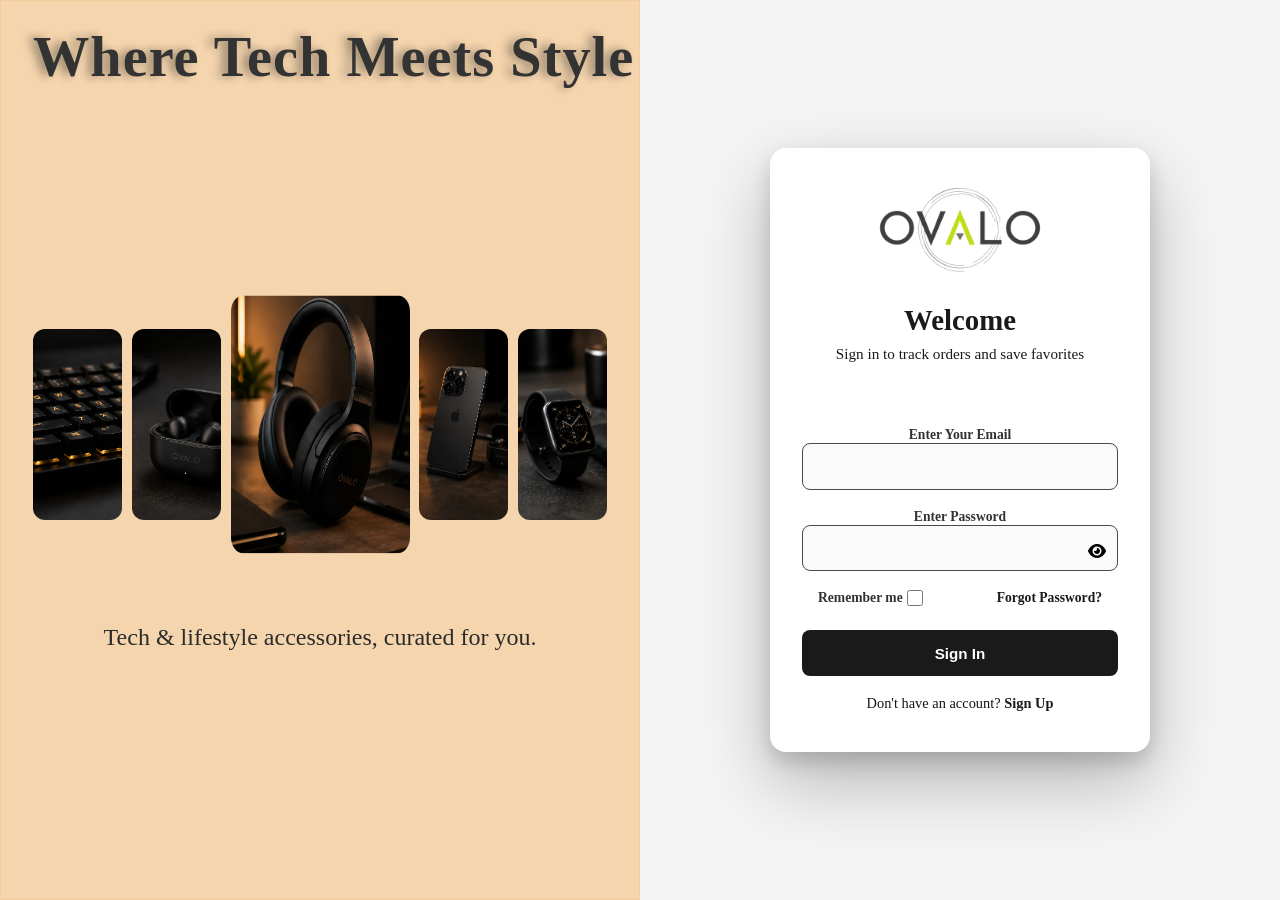
<file: SignIn.html>
<!DOCTYPE html>
<html lang="en">
<head>
    <meta charset="UTF-8">
    <meta name="viewport" content="width=device-width, initial-scale=1.0">
    <title>Document</title>
     <link rel="stylesheet" href="https://cdnjs.cloudflare.com/ajax/libs/font-awesome/6.5.2/css/all.min.css">
</head>
<style>
  *
    {
        margin: 0;
        padding: 0;
        box-sizing: border-box;         /* with border: 2px solid black on both .left-side and .right-side, each one is actually 50% + 4px wide (2px border on each side), so together they'll overflow past 100%. Border-box makes the border count inside the 50% width instead of adding to it. */    
    }
.signin-container {
    display: flex;
    min-height: 100vh;
    width: 100%;
    position: relative;
}
   .left-side,
.right-side {
    width: 50%;
    min-width: 0;
    min-height: 100vh;
}
    
.left-side
    {
        width: 50%;
        border: 1px solid #f5cd9c;
        padding: 0 2rem;
       display: flex;
       align-items: center;
       justify-content: center;
       background-color: #f5d5ae;
       position: relative;
       /* flex-wrap: wrap; */
     
       /* wrap bolta hai: "Fit nahi ho raha? Koi masla nahi, neeche chale jao." */

    }

   .left-content {
    width: 100%;
    display: flex;
    flex-direction: column;
    align-items: center;
    gap: 1.5rem;
}
.left-heading {
  position: absolute;
  top: 1.5rem;
  left: 2rem;
  font-size: clamp(1.2rem, 3vw, 1.8rem); /* scales between 1.2rem (small) and 1.8rem (large) */
  color: #333;
  z-index: 10;
  margin: 0;
  letter-spacing: 1px;
  max-width: 100%; /* prevents text from overflowing on narrow screens */
  font-size: clamp(1.2rem, 2.2vw, 1.8rem);
   text-shadow: 
    -5px 0 9px rgba(0, 0, 0, 0.3),
    -8px 0 12px rgba(0, 0, 0, 0.12);
}
.tagline {
  font-size: 1.5rem;
  color: #2c2b2b;
  text-align: center;
  max-width: 80%;
 transform: translateY(clamp(25px, 20vh, 80px));
}


.right-side
    {
        
     width: 50%;
     /* border: 2px solid black; */
     display: flex;
     flex-direction: column;
       text-align: center;            /*centers text and inline-level content (text, inline images,
      buttons, spans)For single-line short text like "Welcome," you often can't visually tell the difference — but for wrapping paragraphs, you need both working together for it to look right. */
     
      justify-content: center;        /*Alignment along the main axis(which is column here) */
       align-items: center;            /* Alignment along the axis perpendicular to main axis */
       background-color: #f4f4f4;
    }
.form-container
{
      max-width: 380px;
      width: 100%;
      min-height: 500px;
       padding: 2.5rem 2rem;
  border: none; /* remove the harsh black border */
  border-radius: 16px; /* soft rounded corners */
 box-shadow: 
    0 30px 70px rgba(0, 0, 0, 0.25),   
    0 10px 20px rgba(0, 0, 0, 0.15);
  background-color: #ffffff;
}
.ovalo
{
  max-width: 100%;
  height: auto;
  display: block;
  margin: 0 auto 1rem; 
}
.form-container h2 {
  font-size: 1.8rem;
  font-weight: 700;
  color: #1a1a1a;
  margin-bottom: 0.5rem;
}

.form-container .welcome p {
  font-size: 0.95rem;
  color: #1a1a1a;
  margin-bottom: 0;
}
.form-container label {
  font-size: 0.85rem;
  font-weight: 600;
  color: #333;
  margin-bottom: 0;
  display: block;
}

.form-container input:not([type="checkbox"]) {
  width: 100%;
  padding: 0.85rem 1rem;
  margin: 0 0 1.2rem;
  border: 1px solid #4b4848;
  border-radius: 8px;
  font-size: 0.95rem;
  color: #1a1a1a;
  background-color: #fafafa;
  transition: border-color 0.2s ease, box-shadow 0.2s ease;
}

.form-container input:focus {
  outline: none;
  border-color: #1a1a1a;
  box-shadow: 0 0 0 3px rgba(0, 0, 0, 0.05);
  background-color: #ffffff;
}

.form-container button {
  width: 100%;
  padding: 0.9rem;
  margin: 0.5rem 0 1.2rem;
  background-color: #1a1a1a;
  color: #ffffff;
  border: none;
  border-radius: 8px;
  font-size: 0.95rem;
  font-weight: 600;
  cursor: pointer;
  transition: background-color 0.2s ease;
}

.form-container button:hover {
  background-color: #333;
}

.form-options {
  font-size: 0.85rem;
  color: #555;
}

.form-options a {
  color: #1a1a1a;
  font-weight: 600;
  text-decoration: none;
}

.form-options a:hover {
  text-decoration: underline;
}

.signup-link {
  font-size: 0.9rem;
  color: #161414;
  text-align: center;
}

.signup-link a {
  color: #1a1a1a;
  font-weight: 600;
  text-decoration: none;
}

.signup-link a:hover {
  text-decoration: underline;
}
.welcome
{
    margin: 2rem 0 4rem;
}
.form-container form
{
    display: flex;
    flex-direction: column;
}

        /* 4 values → margin: top right bottom left;
        3 values → margin: top left/right bottom; 
        2 values → margin: top/bottom left/right;
        1 value → margin: all sides; */


.form-options
{
    display: flex;
    justify-content: space-between;
    align-items: center;
    font-size: 0.85rem;
    margin-bottom: 1rem;
    gap: 0.5rem;
    flex-wrap: nowrap;
}
.form-options label
{
    display: flex;
    align-items: center;
    gap: 0.3rem;
    white-space: nowrap;           /* stops "Remember me" from breaking onto 2 lines */
}
.form-options a 
{
white-space: nowrap; /* stops "Forgot Password?" from breaking onto 2 lines it tells the browser "don't wrap this text no matter how tight the space gets,"*/
padding-right: 1rem;
}
.remember-me {
  display: flex;
  align-items: center;
  gap: 0.3rem;
  padding-left: 1rem;
  margin: 0;
 
}
.remember-me label
{
  display: inline;            /* was flex — not needed for a single text label */
  white-space: nowrap;
}
.remember-me input[type="checkbox"] {
   margin: 0;                /* remove the 0.9% margin causing the offset */
   
  width: 16px;
  height: 16px;
  flex-shrink: 0;
  cursor: pointer;
}
.password-wrapper
{
    position: relative;
}
.password-wrapper input {
    width: 100%;
    padding-right: 40px;
}
#togglePassword {
    position: absolute;
    right: 12px;
    top: 40%;
    transform: translateY(-50%);
    color: black;
    font-size: 16px;
    cursor: pointer;
}

.tech-gallery {
    display: flex;
    gap: .6rem;
    width: 100%;
     aspect-ratio: 3 / 1;         /* width / height; */
}

.tech-panel {
    flex: 1 1 0;
    /* flex: grow shrink basis; */
    /* agr 3 panels hain to 3non equal available space lenge flex grow:1 se */
    /*┌────────┬────────┬────────┐
      │   1    │   2    │   3    │
      └────────┴────────┴────────┘ */
    /* 1        1        1 */
    /* flex shrink se ye hota hai k agr screen choti hogi to panel apni width reduce kar sakta hai instead of overflowing. */
    /* basis:0 ki wajah se browser images/content ki natural size ko interfere nahi karne deta. It distributes the available width based on your flex values. */
    /* flex: 1 1 0
      │ │ │
      │ │ └─ Start from 0
      │ └─── Can shrink
      └───── Can grow */
    
    
    min-width: 0;
    background-position: center;
    background-size: cover;
    background-repeat: no-repeat;
    border-radius: 12px;
    transition: flex 0.3s ease, transform 0.3s ease;
}
.tech-panel:not(:nth-child(3)):hover {
    flex: 1.8;
    transform: scaleY(1.30);
    box-shadow: 6px 19px 28px rgba(102, 64, 30, 0.45);
}
.tech-panel--featured {
   flex: 2 1 0;        /*  mujhe available space k 2 share do */
   transform: scaleY(1.35);     /* Make the middle image 15% taller, regardless of screen size. */
   transition: transform 0.3s ease;
}
.tech-panel--featured:hover
{
    transform: scaleY(1.5);
     box-shadow: 6px 19px 28px rgba(102, 64, 30, 0.45);
}
/* ============================================
   RESPONSIVE — TABLETS & MOBILE
   Breakpoints: 1024px (small laptop/tablet landscape),
   768px (tablet portrait), 480px (mobile)
   ============================================ */

/* --- Tablet landscape / small laptops --- */
@media (max-width: 1024px) {
  .left-side {
    padding: 0 1.5rem;
  }
  .form-container {
    max-width: 340px;
    padding: 2rem 1.75rem;
  }
  .tagline {
    font-size: 1.25rem;
  }
}

/* --- Tablet portrait --- */
@media (max-width: 768px) {
  .signin-container {
    flex-direction: column;
  }

  .left-side,
  .right-side {
    width: 100%;
    min-height: auto;
  }

  .left-side {
    padding: 4.5rem 1.5rem 2.5rem;
  }

  .left-heading {
    position: static;
    text-align: center;
    margin-bottom: 0.5rem;
    text-shadow: none;
  }

  .left-content {
    gap: 1.25rem;
  }

  .tech-gallery {
    aspect-ratio: 16 / 7;
  }

  .tagline {
    font-size: 1.15rem;
    max-width: 90%;
    transform: translateY(clamp(10px, 5vh, 30px));
  }

  .right-side {
    padding: 2.5rem 1rem;
  }

  .form-container {
    max-width: 440px;
    min-height: auto;
    padding: 2.25rem 1.75rem;
    box-shadow: 0 15px 40px rgba(0, 0, 0, 0.15);
  }

  .welcome {
    margin: 1.5rem 0 2.5rem;
  }
}

/* --- Mobile --- */
@media (max-width: 480px) {
  .left-side {
    /* padding: 3.5rem 1rem 2rem; */
    display: none;
  }

  .left-heading h1 {
    font-size: 1.2rem;
  }

  .tech-gallery {
    gap: 0.4rem;
    aspect-ratio: 4 / 3;
  }

  /* Hover-scale effects don't apply well on touch and can cause overflow on narrow screens */
  .tech-panel:not(:nth-child(3)):hover {
    flex: 1 1 0;
    transform: none;
    box-shadow: none;
  }

  .tech-panel--featured {
    transform: scaleY(1.1);
  }

  .tech-panel--featured:hover {
    transform: scaleY(1.1);
    box-shadow: none;
  }

  .tagline {
    font-size: 1rem;
    max-width: 100%;
  }

  .right-side {
    padding: 1.5rem 0.75rem;
    height: 120vh;
  }

  .form-container {
    padding: 1.75rem 1.25rem;
    border-radius: 12px;
    box-shadow: 0 10px 25px rgba(0, 0, 0, 0.12);
    height: 80vh;
  }

  .ovalo {
    max-width: 70px;
  }

  .form-container h2 {
    font-size: 1.5rem;
  }

  .welcome {
    margin: 0.5rem 0 2rem;
  }

  .form-options {
    flex-wrap: wrap;
    gap: 0.6rem;
  }

  .remember-me {
    padding-left: 0;
  }

  .form-options a {
    padding-right: 0;
  }
}

/* --- Very small phones --- */
@media (max-width: 360px) {
  .tech-gallery {
    aspect-ratio: 4 / 4;
  }

  .form-container {
    padding: 1.5rem 1rem;
  }

  .form-container h2 {
    font-size: 1.3rem;
  }
}
    </style>
<body>
      <div class="signin-container">

        
        <div class="left-side">
            <div class="left-heading">
                <h1>Where Tech Meets Style</h1>
            </div>
        <div class="left-content">
            
            <div class="tech-gallery">
                <div class="tech-panel" tab-index="0" style="background-image:url('uploads/signin-keyboard.webp')"></div>
                <div class="tech-panel" tab-index="0" style="background-image:url('uploads/signin-earpods.webp')"></div>
                <div class="tech-panel tech-panel--featured" tab-index="0" style="background-image:url('uploads/signin-headphones.webp')"></div>
                <div class="tech-panel" tab-index="0" style="background-image:url('uploads/signin-mobile.webp')"></div>
                <div class="tech-panel" tab-index="0" style="background-image:url('uploads/signin-watch.webp')"></div>
            </div>
          
            <p class="tagline">Tech & lifestyle accessories, curated for you.</p>
          </div>
      </div>

      <div class="right-side">
           
        <div class="form-container">
          <img src="uploads/logo-v1-no-bg.png" class="ovalo">
            <div class="welcome">
                <h2>Welcome</h2>
                <p>Sign in to track orders and save favorites</p>
            </div>

           <form >

              <label for="email">Enter Your Email</label>
              <input type="email">

              <label for="password">Enter Password</label>
              <div class="password-wrapper">
                  <input type="password" id="password">
                  <i class="fa-solid fa-eye" id="togglePassword"></i>
              </div>

              <div class="form-options">
               <!-- <label><input type="checkbox"/>Remember me</label> -->
                <div class="remember-me">
                  <label for="checkbox">Remember me</label>
                  <input type="checkbox" id="checkbox">
                </div>

                <a href="#">Forgot Password?</a>
              </div>

              <button type="submit">Sign In</button>

              <p class="signup-link">Don't have an account? <a href="signup.html">Sign Up</a> </p>
              
           </form>

        </div>

      </div>

    </div>
    <script>
const password = document.getElementById("password");
const togglePassword = document.getElementById("togglePassword");

togglePassword.addEventListener("click", function () {
    if (password.type === "password") {
        password.type = "text";
        this.classList.replace("fa-eye", "fa-eye-slash");
    } else {
        password.type = "password";
        this.classList.replace("fa-eye-slash", "fa-eye");
    }
});
// x-x-x-x-x

const signinForm = document.querySelector(".form-container form");
signinForm.addEventListener("submit", function (e) {
  e.preventDefault();   // stops the default page reload/navigation
  window.location.href = "index.html";
  //when the user clicks Sign In → the browser tries to submit the form → your code intercepts that, cancels the default reload → then manually sends the browser to index.html.
});

</script>
</body>
</html>
</file>
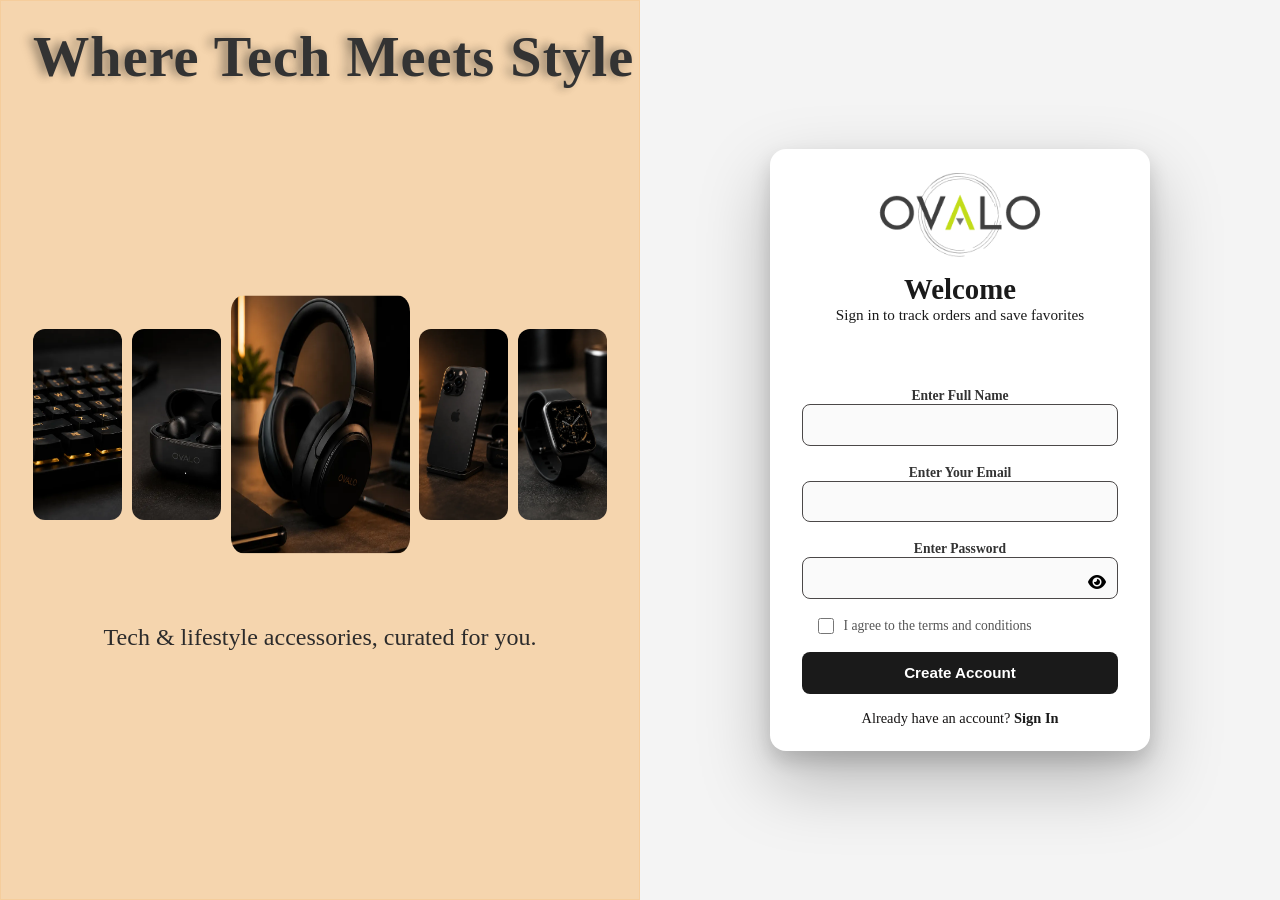
<file: signup.html>
<!DOCTYPE html>
<html lang="en">
<head>
    <meta charset="UTF-8">
    <meta name="viewport" content="width=device-width, initial-scale=1.0">
    <title>Document</title>
     <link rel="stylesheet" href="https://cdnjs.cloudflare.com/ajax/libs/font-awesome/6.5.2/css/all.min.css">
</head>
<style>
  *
    {
        margin: 0;
        padding: 0;
        box-sizing: border-box;         /* with border: 2px solid black on both .left-side and .right-side, each one is actually 50% + 4px wide (2px border on each side), so together they'll overflow past 100%. Border-box makes the border count inside the 50% width instead of adding to it. */    
    }
.signin-container {
    display: flex;
    min-height: 100vh;
    width: 100%;
    position: relative;
}
   .left-side,
.right-side {
    width: 50%;
    min-width: 0;
    min-height: 100vh;
}
    
.left-side
    {
        width: 50%;
        border: 1px solid #f5cd9c;
        padding: 0 2rem;
       display: flex;
       align-items: center;
       justify-content: center;
       background-color: #f5d5ae;
       position: relative;
       /* flex-wrap: wrap; */
     
       /* wrap bolta hai: "Fit nahi ho raha? Koi masla nahi, neeche chale jao." */

    }

   .left-content {
    width: 100%;
    display: flex;
    flex-direction: column;
    align-items: center;
    gap: 1.5rem;
}
.left-heading {
  position: absolute;
  top: 1.5rem;
  left: 2rem;
  font-size: clamp(1.2rem, 3vw, 1.8rem); /* scales between 1.2rem (small) and 1.8rem (large) */
  color: #333;
  z-index: 10;
  margin: 0;
  letter-spacing: 1px;
  max-width: 100%; /* prevents text from overflowing on narrow screens */
  font-size: clamp(1.2rem, 2.2vw, 1.8rem);
   text-shadow: 
    -5px 0 9px rgba(0, 0, 0, 0.3),
    -8px 0 12px rgba(0, 0, 0, 0.12);
}
.tagline {
  font-size: 1.5rem;
  color: #2c2b2b;
  text-align: center;
  max-width: 80%;
 transform: translateY(clamp(25px, 20vh, 80px));
}


.right-side
    {
        
     width: 50%;
     /* border: 2px solid black; */
     display: flex;
     flex-direction: column;
       text-align: center;            /*centers text and inline-level content (text, inline images,
      buttons, spans)For single-line short text like "Welcome," you often can't visually tell the difference — but for wrapping paragraphs, you need both working together for it to look right. */
     
      justify-content: center;        /*Alignment along the main axis(which is column here) */
       align-items: center;            /* Alignment along the axis perpendicular to main axis */
       background-color: #f4f4f4;
    }
.form-container
{
      max-width: 380px;
      width: 100%;
      min-height: 500px;
       padding: 1.5rem 2rem;
  border: none; /* remove the harsh black border */
  border-radius: 16px; /* soft rounded corners */
 box-shadow: 
    0 30px 70px rgba(0, 0, 0, 0.25),   
    0 10px 20px rgba(0, 0, 0, 0.15);
  background-color: #ffffff;
}
.ovalo
{
  max-width: 100%;
  height: auto;
  display: block;
  margin: 0 auto 1rem; 
}
.form-container h2 {
  font-size: 1.8rem;
  font-weight: 700;
  color: #1a1a1a;
  /* margin-bottom: 0.5rem; */
}

.form-container .welcome p {
  font-size: 0.95rem;
  color: #1a1a1a;
  margin-bottom: 0;
}
.form-container label {
  font-size: 0.85rem;
  font-weight: 600;
  color: #333;
  margin-bottom: 0;
  display: block;
}

.form-container input:not([type="checkbox"]) {
  width: 100%;
  padding: 0.70rem 1rem;
  margin: 0 0 1.2rem;
  border: 1px solid #4b4848;
  border-radius: 8px;
  font-size: 0.95rem;
  color: #1a1a1a;
  background-color: #fafafa;
  transition: border-color 0.2s ease, box-shadow 0.2s ease;
}

.form-container input:focus {
  outline: none;
  border-color: #1a1a1a;
  box-shadow: 0 0 0 3px rgba(0, 0, 0, 0.05);
  background-color: #ffffff;
}

.form-container button {
  width: 100%;
  padding: 0.8rem;
  margin: 0.1rem 0 1rem;
  background-color: #1a1a1a;
  color: #ffffff;
  border: none;
  border-radius: 8px;
  font-size: 0.95rem;
  font-weight: 600;
  cursor: pointer;
  transition: background-color 0.2s ease;
}

.form-container button:hover {
  background-color: #333;
}

.form-options {
  font-size: 0.85rem;
  color: #555;
}

.form-options a {
  color: #1a1a1a;
  font-weight: 600;
  text-decoration: none;
}

.form-options a:hover {
  text-decoration: underline;
}

.signup-link {
  font-size: 0.9rem;
  color: #161414;
  text-align: center;
}

.signup-link a {
  color: #1a1a1a;
  font-weight: 600;
  text-decoration: none;
}

.signup-link a:hover {
  text-decoration: underline;
}
.welcome
{
    margin: 1rem 0 4rem;
}
.form-container form
{
    display: flex;
    flex-direction: column;
}

        /* 4 values → margin: top right bottom left;
        3 values → margin: top left/right bottom; 
        2 values → margin: top/bottom left/right;
        1 value → margin: all sides; */


.form-options
{
    display: flex;
    justify-content: space-between;
    align-items: center;
    font-size: 0.85rem;
    margin-bottom: 1rem;
    gap: 0.5rem;
    flex-wrap: nowrap;
}
.form-options label
{
    display: flex;
    align-items: center;
    gap: 0.3rem;
    white-space: nowrap;           /* stops "Remember me" from breaking onto 2 lines */
}
.form-options a 
{
white-space: nowrap; /* stops "Forgot Password?" from breaking onto 2 lines it tells the browser "don't wrap this text no matter how tight the space gets,"*/
padding-right: 1rem;
}
.remember-me {
  display: flex;
  align-items: center;
  gap: 0.3rem;
  padding-left: 1rem;
  margin: 0;
 
}
.remember-me label
{
  display: inline;            /* was flex — not needed for a single text label */
  white-space: nowrap;
}
.remember-me input[type="checkbox"] {
   margin: 0;                /* remove the 0.9% margin causing the offset */
   
  width: 16px;
  height: 16px;
  flex-shrink: 0;
  cursor: pointer;
}
.password-wrapper
{
    position: relative;
}
.password-wrapper input {
    width: 100%;
    padding-right: 40px;
}
#togglePassword {
    position: absolute;
    right: 12px;
    top: 40%;
    transform: translateY(-50%);
    color: black;
    font-size: 16px;
    cursor: pointer;
}

.tech-gallery {
    display: flex;
    gap: .6rem;
    width: 100%;
     aspect-ratio: 3 / 1;         /* width / height; */
}

.tech-panel {
    flex: 1 1 0;
    /* flex: grow shrink basis; */
    /* agr 3 panels hain to 3non equal available space lenge flex grow:1 se */
    /*┌────────┬────────┬────────┐
      │   1    │   2    │   3    │
      └────────┴────────┴────────┘ */
    /* 1        1        1 */
    /* flex shrink se ye hota hai k agr screen choti hogi to panel apni width reduce kar sakta hai instead of overflowing. */
    /* basis:0 ki wajah se browser images/content ki natural size ko interfere nahi karne deta. It distributes the available width based on your flex values. */
    /* flex: 1 1 0
      │ │ │
      │ │ └─ Start from 0
      │ └─── Can shrink
      └───── Can grow */
    
    
    min-width: 0;
    background-position: center;
    background-size: cover;
    background-repeat: no-repeat;
    border-radius: 12px;
    transition: flex 0.3s ease, transform 0.3s ease;
}
.tech-panel:not(:nth-child(3)):hover {
    flex: 1.8;
    transform: scaleY(1.30);
    box-shadow: 6px 19px 28px rgba(102, 64, 30, 0.45);
}
.tech-panel--featured {
   flex: 2 1 0;        /*  mujhe available space k 2 share do */
   transform: scaleY(1.35);     /* Make the middle image 15% taller, regardless of screen size. */
   transition: transform 0.3s ease;
}
.tech-panel--featured:hover
{
    transform: scaleY(1.5);
     box-shadow: 6px 19px 28px rgba(102, 64, 30, 0.45);
}
/* ============================================
   RESPONSIVE — TABLETS & MOBILE
   Breakpoints: 1024px (small laptop/tablet landscape),
   768px (tablet portrait), 480px (mobile)
   ============================================ */

/* --- Tablet landscape / small laptops --- */
@media (max-width: 1024px) {
  .left-side {
    padding: 0 1.5rem;
  }
  .form-container {
    max-width: 340px;
    padding: 2rem 1.75rem;
  }
  .tagline {
    font-size: 1.25rem;
  }
}

/* --- Tablet portrait --- */
@media (max-width: 768px) {
  .signin-container {
    flex-direction: column;
  }

  .left-side,
  .right-side {
    width: 100%;
    min-height: auto;
  }

  .left-side {
    padding: 4.5rem 1.5rem 2.5rem;
  }

  .left-heading {
    position: static;
    text-align: center;
    margin-bottom: 0.5rem;
    text-shadow: none;
  }

  .left-content {
    gap: 1.25rem;
  }

  .tech-gallery {
    aspect-ratio: 16 / 7;
  }

  .tagline {
    font-size: 1.15rem;
    max-width: 90%;
    transform: translateY(clamp(10px, 5vh, 30px));
  }

  .right-side {
    padding: 2.5rem 1rem;
  }

  .form-container {
    max-width: 440px;
    min-height: auto;
    padding: 2.25rem 1.75rem;
    box-shadow: 0 15px 40px rgba(0, 0, 0, 0.15);
  }

  .welcome {
    margin: 1.5rem 0 2.5rem;
  }
}

/* --- Mobile --- */
@media (max-width: 480px) {
  .left-side {
    padding: 3.5rem 1rem 2rem;
  }

  .left-heading h1 {
    font-size: 1.2rem;
  }

  .tech-gallery {
    gap: 0.4rem;
    aspect-ratio: 4 / 3;
  }

  /* Hover-scale effects don't apply well on touch and can cause overflow on narrow screens */
  .tech-panel:not(:nth-child(3)):hover {
    flex: 1 1 0;
    transform: none;
    box-shadow: none;
  }

  .tech-panel--featured {
    transform: scaleY(1.1);
  }

  .tech-panel--featured:hover {
    transform: scaleY(1.1);
    box-shadow: none;
  }

  .tagline {
    font-size: 1rem;
    max-width: 100%;
  }

  .right-side {
    padding: 1.5rem 0.75rem;
  }

  .form-container {
    padding: 1.75rem 1.25rem;
    border-radius: 12px;
    box-shadow: 0 10px 25px rgba(0, 0, 0, 0.12);
  }

  .ovalo {
    max-width: 70px;
  }

  .form-container h2 {
    font-size: 1.5rem;
  }

  .welcome {
    margin: 0.5rem 0 2rem;
  }

  .form-options {
    flex-wrap: wrap;
    gap: 0.6rem;
  }

  .remember-me {
    padding-left: 0;
  }

  .form-options a {
    padding-right: 0;
  }
}

/* --- Very small phones --- */
@media (max-width: 360px) {
  .tech-gallery {
    aspect-ratio: 4 / 4;
  }

  .form-container {
    padding: 1.5rem 1rem;
  }

  .form-container h2 {
    font-size: 1.3rem;
  }
}
    </style>
<body>
      <div class="signin-container">

        
        <div class="left-side">
            <div class="left-heading">
                <h1>Where Tech Meets Style</h1>
            </div>
        <div class="left-content">
            
            <div class="tech-gallery">
                <div class="tech-panel" tab-index="0" style="background-image:url('uploads/signin-keyboard.webp')"></div>
                <div class="tech-panel" tab-index="0" style="background-image:url('uploads/signin-earpods.webp')"></div>
                <div class="tech-panel tech-panel--featured" tab-index="0" style="background-image:url('uploads/signin-headphones.webp')"></div>
                <div class="tech-panel" tab-index="0" style="background-image:url('uploads/signin-mobile.webp')"></div>
                <div class="tech-panel" tab-index="0" style="background-image:url('uploads/signin-watch.webp')"></div>
            </div>
          
            <p class="tagline">Tech & lifestyle accessories, curated for you.</p>
          </div>
      </div>

      <div class="right-side">
           
        <div class="form-container">
          <img src="uploads/logo-v1-no-bg.png" class="ovalo">
            <div class="welcome">
                <h2>Welcome</h2>
                <p>Sign in to track orders and save favorites</p>
            </div>

           <form >

            <label for="name">Enter Full Name</label>
            <input type="text">

              <label for="email">Enter Your Email</label>
              <input type="email">

              <label for="password">Enter Password</label>
              <div class="password-wrapper">
                  <input type="password" id="password">
                  <i class="fa-solid fa-eye" id="togglePassword"></i>
              </div>

              <div class="form-options">
               <!-- <label><input type="checkbox"/>Remember me</label> -->
                <div class="remember-me">
                    <input type="checkbox" id="checkbox">
                    <label for="checkbox"></label>I agree to the terms and conditions
                </div>

               
              </div>

              <button type="submit">Create Account</button>

              <p class="signup-link">Already have an account? <a href="SignIn.html">Sign In</a> </p>
              
           </form>

        </div>

      </div>

    </div>
    <script>
const password = document.getElementById("password");
const togglePassword = document.getElementById("togglePassword");

togglePassword.addEventListener("click", function () {
    if (password.type === "password") {
        password.type = "text";
        this.classList.replace("fa-eye", "fa-eye-slash");
    } else {
        password.type = "password";
        this.classList.replace("fa-eye-slash", "fa-eye");
    }
});
// x-x-x-x-x

const signinForm = document.querySelector(".form-container form");
signinForm.addEventListener("submit", function (e) {
  e.preventDefault();   // stops the default page reload/navigation
  window.location.href = "index.html";
  //when the user clicks Sign In → the browser tries to submit the form → your code intercepts that, cancels the default reload → then manually sends the browser to index.html.
});

</script>
</body>
</html>
</file>
<file: checkoutstyle.css>
*
  {
    box-sizing: border-box;
  }
  body{
    margin: 0;
    padding: 0;
    background: #F5F3EF;
    color: #171717;
    font-family: 'Gill Sans', 'Gill Sans MT', sans-serif;
  }

  .navbar
{
display: flex;
flex-direction: row;
justify-content: space-between;
width: 100%;
}

.logo
{
    display: flex;
    justify-content: center;
    align-items: center;
    margin-top: 8px;
    margin-left: -20px;
}
.logo img
{
    height: clamp(45px, 9vw, 70px);
    width: auto;
    object-fit: contain;
    
}
.nav-links
{
    display: flex;
    justify-content: center;
    align-items: center;
    width: 100%;
    list-style: none;
    
    gap: clamp(12px, 2vw, 32px);
}
.nav-links li a
{
    color:#171717;
    font-size: clamp(1.5rem, 2vw, 1.5rem);
    text-decoration: none;
    position: relative;
}
.nav-links li a::after {
    content: "";
    position: absolute;
    left: 0;
    bottom: -4px;
    width: 0;
    height: 2px;
    background-color: #B08D57;
    transition: width 0.3s ease;
}

.nav-links li a:hover::after
{
    width: 100%;
}

.nav-icons
{
    display: flex;
    justify-content: center;
    align-items: center;
    gap:  clamp(18px, 8vw, 35px);
    margin-right: 22px;
}

.nav-icons i
{
    color: #171717;
}
.nav-icons i:hover
{
   color: #B08D57;
}
.mobile-icons
{
  display: none;
}
.search-box 
{
    display: none;
    position: absolute;
    top: 50px;
    right: 0;
    width: 280px;
    padding: 10px;
      background-color: transparent;
    border: none;
    /* box-shadow: 0 5px 20px rgba(0, 0, 0, 0.15); */
    max-width: calc(100vw - 2rem); /* never overflow the viewport */
}
.search-box.active 
{
display: block;
}
#searchBar {
    width: 100%;
    padding: 12px 15px;
    border: 1px solid #3a291d;
    border-radius: 5px;
    background-color: rgb(63, 62, 62);
    color: white;
    font-size: 16px;
    outline: none;
}
#searchBar::placeholder {
    color: white;
}

/* x-x-x-x-x-x */

/* =========================
   CART PAGE
========================= */

.cart-section {
    width: 100%;
    padding: 70px 6% 100px;
}

.cart-icon
{
    position: relative;
    display: inline-block;
}
#cart-count
{
    position: absolute;
    top: -12px;
    right: -10px;
    font-size: 12px;
    width: 18px;
    height: 18px;
    border-radius: 50%;
    display: flex;
    align-items: center;
    justify-content: center;
    color: white;
    background-color: red;
}


/* =========================
   CHECKOUT CONTAINER
========================= */

.checkout-container {
    width: 90%;
    max-width: 1250px;
    margin: auto;
    padding: 70px 0 90px;
}


/* =========================
   HEADING
========================= */

.checkout-heading {
    text-align: center;
    margin-bottom: 55px;
}

.checkout-heading span {
    color: #B08D57;
    font-size: 13px;
    letter-spacing: 4px;
    font-weight: bold;
}

.checkout-heading h1 {
    margin: 12px 0 10px;

    font-size: clamp(38px, 5vw, 64px);
    letter-spacing: 3px;
    font-weight: 500;
}

.checkout-heading p {
    margin: 0;
    color: #777;
    font-size: 15px;
}


/* =========================
   LAYOUT
========================= */

.checkout-layout {
    display: grid;
    grid-template-columns: 1.5fr 0.8fr;
    gap: 35px;

    align-items: start;
}


/* =========================
   CHECKOUT BOX
========================= */

.checkout-box {
    background: #F5F2ED;
    padding: 32px;
    margin-bottom: 25px;

    box-shadow: 10px 10px 3px rgba(0, 0, 0, 0.08);
}

.section-heading {
    display: flex;
    gap: 18px;
    align-items: flex-start;

    margin-bottom: 30px;
}

.section-heading > span {
    color: #B08D57;
    font-size: 13px;
    font-weight: bold;
    letter-spacing: 1px;
}

.section-heading h2 {
    margin: 0 0 7px;
    font-size: 22px;
    font-weight: 500;
}

.section-heading p {
    margin: 0;
    color: #777;
    font-size: 13px;
}


/* =========================
   FORMS
========================= */

.form-row {
    display: grid;
    grid-template-columns: 1fr 1fr;
    gap: 18px;
}

.form-group {
    margin-bottom: 20px;
}

.form-group label {
    display: block;
    margin-bottom: 8px;

    font-size: 13px;
    font-weight: bold;
}

.form-group input {
    width: 100%;
    height: 48px;

    border: 1px solid #D8D4CE;
    background: #fff;

    padding: 0 14px;

    font-size: 14px;
    outline: none;

    transition: 0.3s;
}

.form-group input:focus {
    border-color: #B08D57;
}

.form-group input::placeholder {
    color: #aaa;
}


/* =========================
   PAYMENT
========================= */

.payment-options {
    display: flex;
    flex-direction: column;
    gap: 12px;
}

.payment-option {
    display: block;

    border: 1px solid #D8D4CE;
    padding: 17px;

    cursor: pointer;

    transition: 0.3s;
}

.payment-option:hover {
    border-color: #B08D57;
}

.payment-option input {
    display: none;
}

.payment-option:has(input:checked) {
    border-color: #B08D57;
    background: #faf8f4;
}

.payment-content {
    display: flex;
    align-items: center;
    justify-content: space-between;
}

.payment-content strong {
    font-size: 14px;
}

.payment-content p {
    margin: 5px 0 0;
    color: #888;
    font-size: 12px;
}

.payment-content i {
    color: #B08D57;
    font-size: 20px;
}


/* =========================
   CARD FIELDS
========================= */

.card-fields {
    display: none;
    margin-top: 20px;
}
.card-fields input
{
    border: 1px solid rgb(150, 150, 150);
}
.card-fields.show {
    display: block;
}


/* =========================
   ORDER SUMMARY
========================= */

.order-summary {
    background: #171717;
    color: white;

    padding: 30px;

    position: sticky;
    top: 105px;
}

.summary-heading {
    display: flex;
    justify-content: space-between;
    align-items: center;

    padding-bottom: 22px;
    border-bottom: 1px solid #333;
}

.summary-heading h2 {
    margin: 0;
    font-size: 22px;
    font-weight: 500;
}

.summary-heading span {
    color: #aaa;
    font-size: 12px;
}


/* =========================
   CHECKOUT ITEMS
========================= */

.checkout-items {
    max-height: 320px;
    overflow-y: auto;
    padding: 18px 0;
}

.checkout-item {
    display: flex;
    align-items: center;
    gap: 13px;

    margin-bottom: 18px;
}

.checkout-item:last-child {
    margin-bottom: 0;
}

.checkout-item img {
    width: 65px;
    height: 65px;

    object-fit: contain;

    background: #F5F2ED;
    padding: 5px;
}

.checkout-item-info {
    flex: 1;
}

.checkout-item-info h3 {
    margin: 0 0 5px;

    font-size: 13px;
    font-weight: 500;
}

.checkout-item-info p {
    margin: 0;

    color: #999;
    font-size: 11px;
}

.checkout-item-price {
    font-size: 13px;
    color: #B08D57;
}


/* =========================
   SUMMARY LINES
========================= */

.summary-line {
    display: flex;
    justify-content: space-between;

    padding: 12px 0;

    color: #aaa;
    font-size: 13px;
}

.total-line {
    margin-top: 8px;
    padding-top: 20px;

    border-top: 1px solid #333;

    color: white;
    font-size: 18px;
}

.total-line strong:last-child {
    color: #B08D57;
}


/* =========================
   PLACE ORDER
========================= */

.place-order {
    width: 100%;
    height: 52px;

    margin-top: 20px;

    border: none;

    background: #B08D57;
    color: white;

    font-size: 14px;
    font-weight: bold;

    cursor: pointer;

    display: flex;
    align-items: center;
    justify-content: center;
    gap: 12px;

    transition: 0.3s;
}

.place-order:hover {
    background: #8B6F47;
    gap: 18px;
}


/* =========================
   SECURE CHECKOUT
========================= */

.secure-checkout {
    display: flex;
    align-items: center;
    justify-content: center;

    gap: 7px;

    margin-top: 18px;

    color: #777;
    font-size: 11px;
}

.secure-checkout i {
    color: #B08D57;
}


/* =========================
   BACK TO CART
========================= */

.back-cart {
    display: flex;
    align-items: center;
    justify-content: center;

    gap: 8px;

    margin-top: 22px;

    color: #aaa;
    text-decoration: none;

    font-size: 12px;

    transition: 0.3s;
}

.back-cart:hover {
    color: #B08D57;
}

 /* Tablet */
@media (max-width: 768px) {
       .nav-links li a {
        font-size: 1rem; /* shrink text so it fits without wrapping */
    }

    .nav-links {
        gap: 14px; /* tighten spacing between links */
    }

    .nav-icons {
        gap: 12px;
        margin-right: 12px;
    }

    .logo img {
        height: 40px; /* slightly smaller logo to free up space */
    }
    .search-box {
        width: 240px;
        top: 45px;
    }
    #searchBar {
        padding: 10px 12px;
        font-size: 15px;
    }
     .checkout-layout {
        grid-template-columns: 1fr;
    }

    .order-summary {
        position: static;
    }
}
/* Mobile */
@media (max-width: 480px) {
      .navbar {
        padding: 16px 20px;
        align-items: center;
    }

    .logo img {
        height: 46px;
        margin-right: 15%;
    }

    .nav-icons {
        display: none; /* icons move inside the mobile menu instead */
    }

   .hamburger {
    display: flex;
    flex-direction: column;
    justify-content: space-between;
    width: 28px;
    height: 20px;
    margin-right: 1%;
    cursor: pointer;
    z-index: 20;
}

.hamburger span {
    display: block;
    width: 100%;
    height: 3px;
    background-color: #171717; /* or whatever fits your dark mobile menu background */
    border-radius: 2px;
}
.nav-links.active ~ .hamburger span {
    background-color: #F5F3EF; /* light bars, visible on dark panel */
}
      .nav-links {
        position: fixed;
        top: 0;
        right: -100%; /* hidden off-screen by default */
        width: 65%;
        height: 100vh;
        background: #171717;
        flex-direction: column;
        justify-content: flex-start;
        align-items: flex-start;
        padding: 100px 40px 40px;
        gap: 24px;
        transition: right 0.35s ease;
        z-index: 15;
        overflow-y: auto;
        margin: 0;
    }
   
     .nav-links li a {
        font-size: 1.9rem;
        color: #F5F3EF;
    }
.nav-links.active {
     right: 0; /* slides in when toggled */
}

    .mobile-icons {
    display: flex;
    flex-direction: column;
    gap: 20px;
    margin-top: 20px;
    padding-top: 24px;
    border-top: 1px solid rgba(255,255,255,0.15);
}

.mobile-icons a {
    display: flex;
    align-items: center;
    gap: 10px;
    color: antiquewhite;
    font-size: 1rem;
    text-decoration: none;
}

 .search-box {
        width: 90vw;         /* takes most of the screen width */
        right: 5vw;           /* keeps it roughly centered */
        left: 5vw;
        top: 40px;
        padding: 8px;
    }
    #searchBar {
        padding: 10px 12px;
        font-size: 14px;      /* avoid mobile Safari auto-zoom (needs 16px+, see note below) */
    }
    .mobile-search-box {
    display: none;
    margin-top: 10px;
    width: 100%;
}

.mobile-search-box.active {
    display: block;
}

.mobile-search-box input {
    width: 100%;
    padding: 10px 12px;
    border: 1px solid #3a291d;
    border-radius: 5px;
    background-color: rgb(63, 62, 62);
    color: white;
    font-size: 16px;
    outline: none;
}

.mobile-search-box input::placeholder {
    color: white;
}
 .mobile-cart-icon {
    position: relative;
    display: inline-flex;
    align-items: center;
    gap: 10px;
}

#mobile-cart-count {
    position: absolute;
    top: -10px;
    left: 25px;
    
    width: 16px;
    height: 16px;
    border-radius: 50%;
    
    background-color: red;
    color: white;
    font-size: 10px;
    
    display: flex;
    align-items: center;
    justify-content: center;
}
 .checkout-container {
        width: 92%;
        padding: 50px 0 60px;
    }

    .checkout-heading {
        margin-bottom: 40px;
    }

    .checkout-heading h1 {
        font-size: clamp(34px, 11vw, 48px);
    }

    .checkout-box {
        padding: 22px 18px;
    }

    .section-heading {
        gap: 12px;
    }

    .section-heading h2 {
        font-size: 19px;
    }

    .form-row {
        grid-template-columns: 1fr;
        gap: 0;
    }

    .order-summary {
        padding: 23px 18px;
    }

}
</file>
